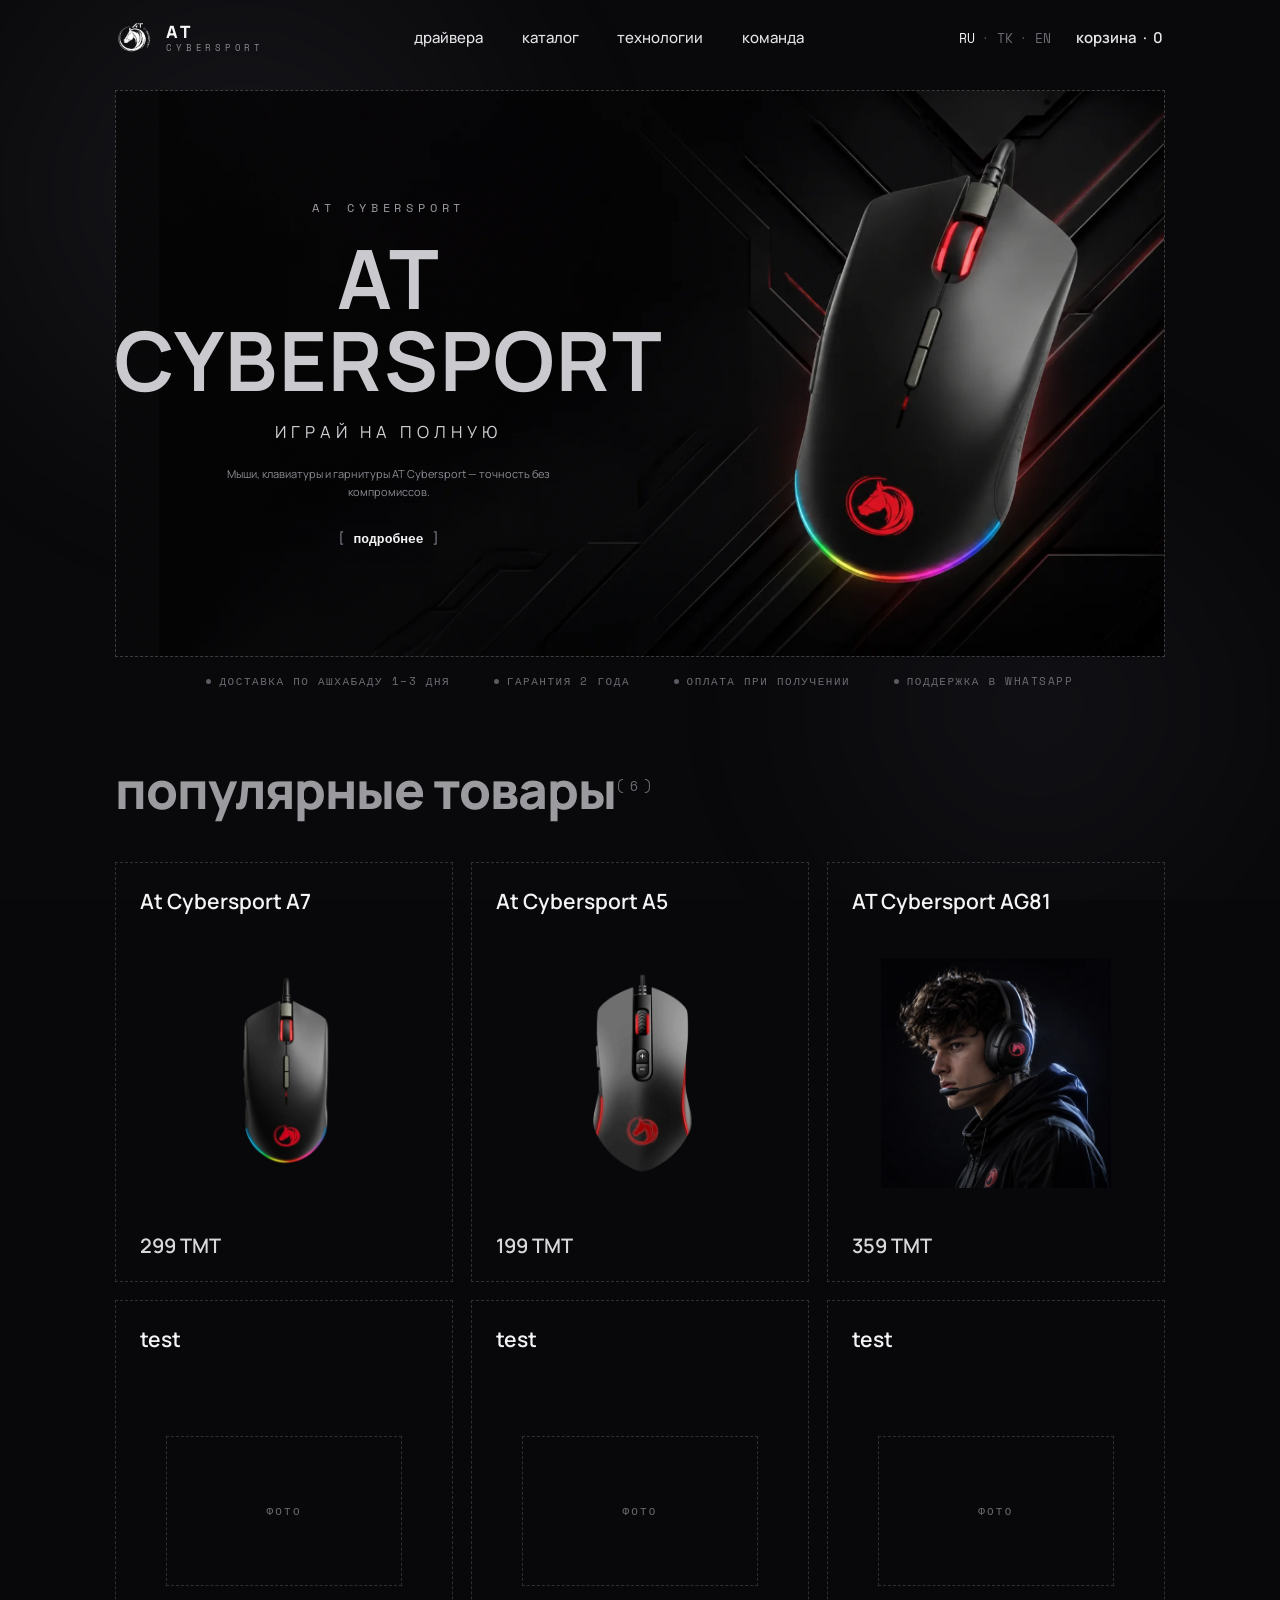
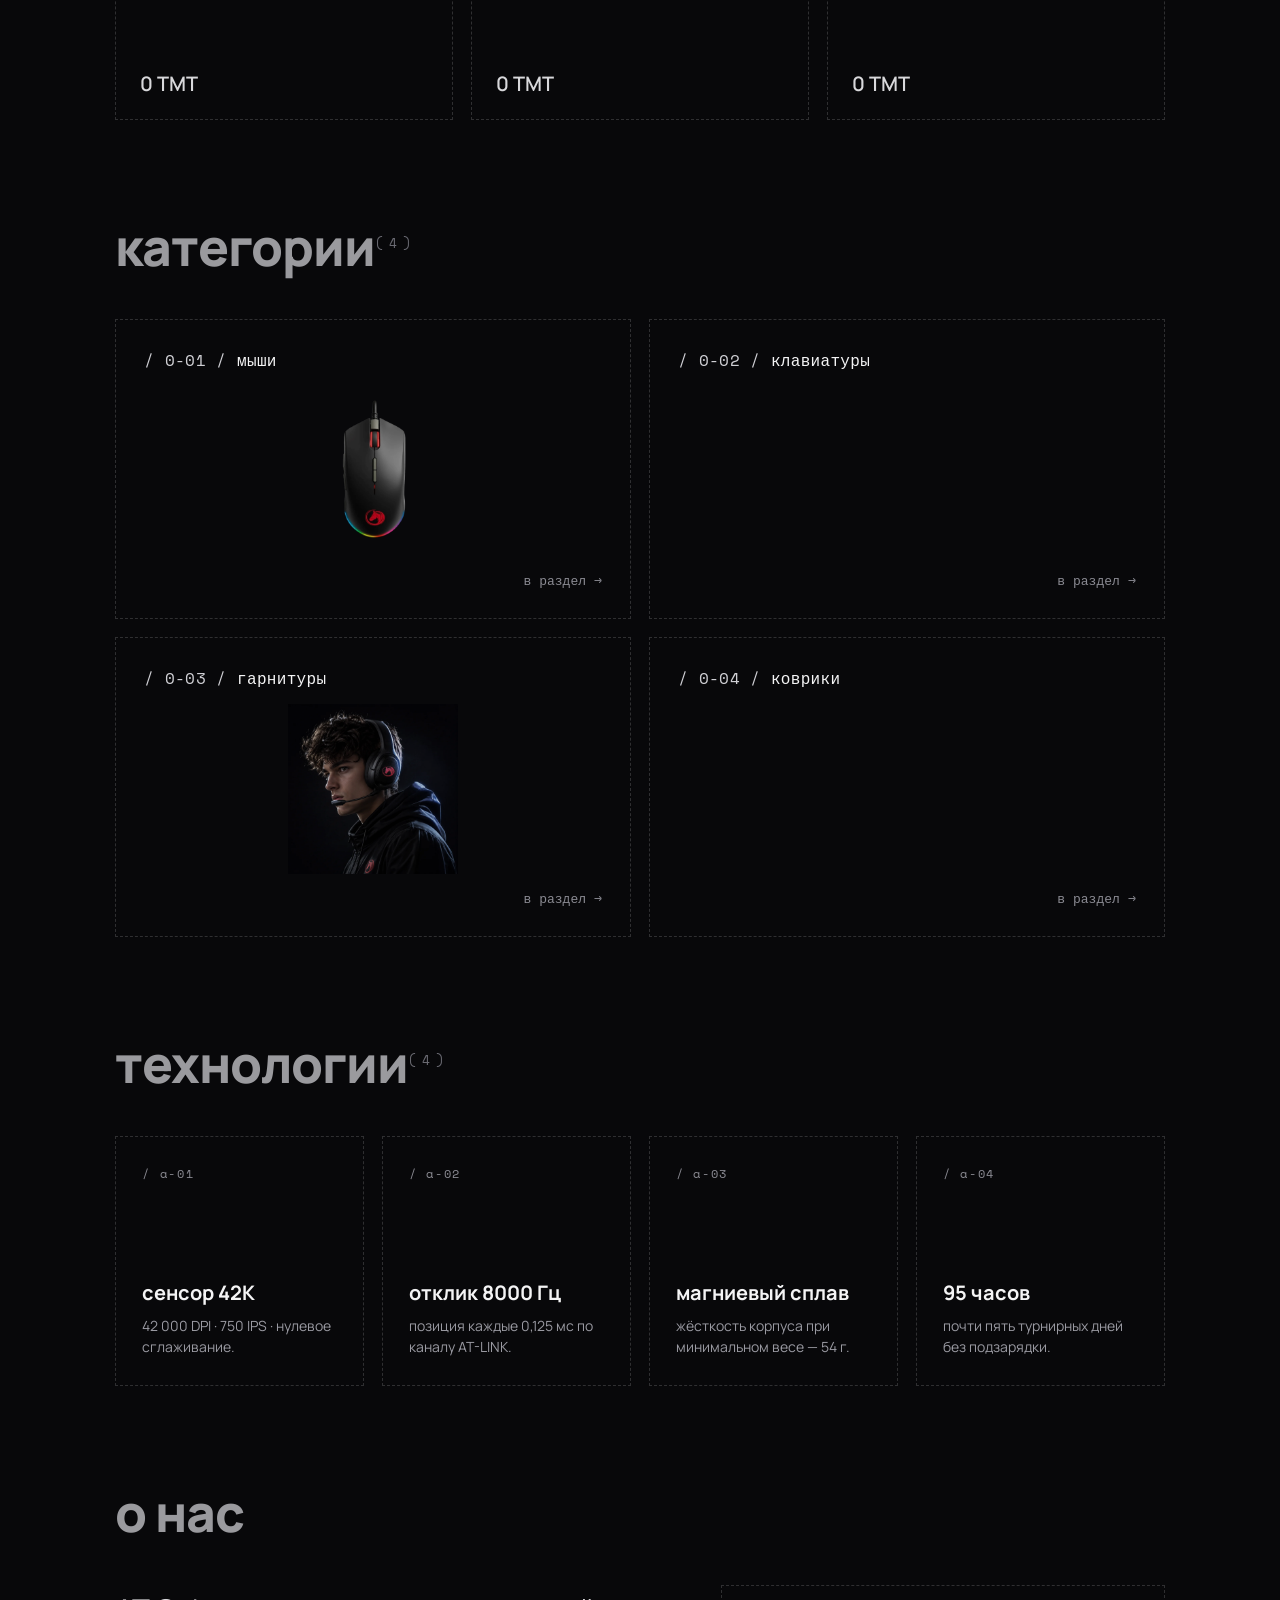
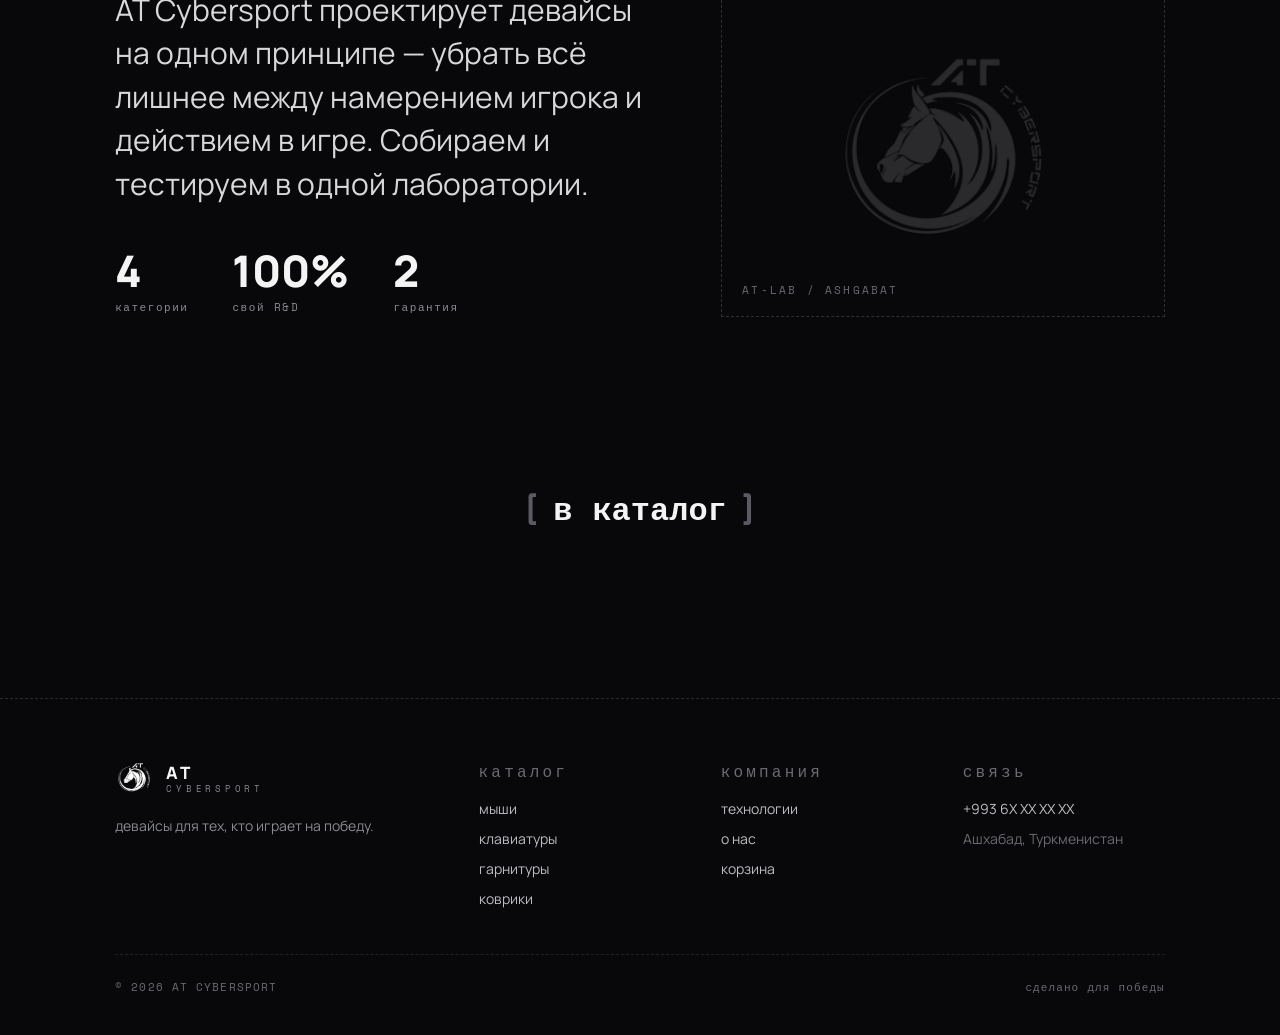
<file: index.html>
<!DOCTYPE html>
<!-- ============================================================
     ГЛАВНАЯ СТРАНИЦА (index.html)
     Структура всех страниц одинаковая:
       1) <head> — подключение шрифтов, стилей и скриптов
       2) фон (свечения + зерно)
       3) шапка .nav + мобильное меню
       4) основной контент <main>
       5) подвал <footer>
       6) <script> внизу — рисует товары/категории из данных
     Данные (товары, категории, настройки) берутся из data/catalog.json
     или из правок админа. Логика — в assets/app.js.
     ============================================================ -->
<html lang="ru">
<head>
<meta charset="utf-8">
<!-- адаптив: масштабирование под ширину телефона -->
<meta name="viewport" content="width=device-width, initial-scale=1">
<title>AT Cybersport — геймерские девайсы · Ашхабад</title>
<meta name="description" content="AT Cybersport — мыши, клавиатуры, гарнитуры и коврики для киберспорта. Ашхабад, Туркменистан.">
<!-- шрифты сайта: Manrope (текст) и Space Mono (моноширинные подписи) -->
<link rel="preconnect" href="https://fonts.googleapis.com">
<link rel="preconnect" href="https://fonts.gstatic.com" crossorigin>
<link href="https://fonts.googleapis.com/css2?family=Manrope:wght@400;500;600;700;800&family=Space+Mono:wght@400;700&display=swap" rel="stylesheet">
<link rel="icon" href="assets/logo.png"><!-- положи свой файл logo.png (латиницей!) в папку assets --><!-- иконка вкладки -->
<link rel="stylesheet" href="assets/styles.css"><!-- все стили сайта -->
<script src="assets/app.js"></script><!-- ЯДРО: данные, языки, корзина, заказы -->
<script src="assets/ui.js"></script><!-- рисование карточек товаров -->
</head>
<body>
<!-- фон: два мягких свечения (i) + плёнка «зерна» поверх всего -->
<div class="at-glows"><i></i><i></i></div>
<div class="at-grain"></div>

<!-- ШАПКА САЙТА (фиксирована сверху; при прокрутке получает класс .scrolled)
     Слева: логотип + название. По центру: ссылки. Справа: языки, корзина, бургер. -->
<nav class="nav">
  <a href="index.html" class="brand">
    <img src="assets/logo.png" alt="AT" data-brand-logo><!-- data-brand-logo: сюда JS подставит логотип из настроек -->
    <span class="bw"><b>AT</b><span>CYBERSPORT</span></span>
  </a>
  <!-- ссылки навигации (текст меняется по языку через data-i18n) -->
  <div class="nav-links">
    <a href="drivers.html" data-i18n="nav.drivers">драйвера</a>
    <a href="catalog.html" data-i18n="nav.catalog">каталог</a>
    <a href="index.html#tech" data-i18n="nav.tech">технологии</a>
    <a href="index.html#about" data-i18n="nav.about">команда</a>
  </div>
  <div class="nav-right">
    <div class="lang" data-langswitch></div><!-- переключатель языков RU/TK/EN (заполняет JS) -->
    <!-- кнопка корзины: data-open-cart открывает панель, data-cart-count — счётчик -->
    <button class="cart-btn" data-open-cart><span class="cart-label" data-i18n="nav.cart">корзина</span> · <span data-cart-count>0</span></button>
    <button class="burger" id="burger" aria-label="Меню"><i></i><i></i><i></i></button><!-- «гамбургер» на телефоне -->
  </div>
</nav>

<!-- МОБИЛЬНОЕ МЕНЮ (открывается по бургеру на телефоне; на ПК скрыто) -->
<div class="mobile-menu" id="mobileMenu">
  <a href="drivers.html" data-i18n="nav.drivers">драйвера</a>
  <a href="catalog.html" data-i18n="nav.catalog">каталог</a>
  <a href="index.html#tech" data-i18n="nav.tech">технологии</a>
  <a href="index.html#about" data-i18n="nav.about">команда</a>
  <a href="#" data-open-cart data-i18n="nav.cart">корзина</a>
  <div class="lang mm-lang" data-langswitch></div>
</div>

<main class="page">

<!-- ПЕРВЫЙ ЭКРАН (герой): баннер-ссылка на флагманский товар.
     Фото занимает всю площадь; слева по центру — текстовая композиция
     (как у LUNACY): бренд → большое название → подзаголовок → мелкий текст.
     Тексты меняются в админке: Настройки → «Баннер». -->
<header class="hero">
  <a href="product.html?id=p1" class="hero-banner">
    <!-- слой с фото на всю площадь (сюда JS вставит фото товара p1) -->
    <div class="hero-media" id="heroImg"><div class="hero-ph">ФОТО БАННЕРА</div></div>
    <!-- текстовая композиция поверх фото -->
    <div class="hero-overlay">
      <div class="hero-kicker" data-i18n="hero.kicker">AT CYBERSPORT</div>
      <div class="hero-title" id="heroTitle">PRO SERIES</div>
      <div class="hero-tagline" id="heroTagline">играй на полную</div>
      <p class="hero-desc" id="heroDesc">Мыши, клавиатуры и гарнитуры AT Cybersport — точность без компромиссов.</p>
      <span class="hero-cta"><span class="br">[</span> <span data-i18n="hero.cta">подробнее</span> <span class="br">]</span></span>
    </div>
  </a>
</header>

<!-- СТРОКА ДОВЕРИЯ: короткие обещания магазина (переводятся по языку) -->
<div class="trust-row" data-reveal>
  <span data-i18n="trust.1">доставка по Ашхабаду 1–3 дня</span>
  <span data-i18n="trust.2">гарантия 2 года</span>
  <span data-i18n="trust.3">оплата при получении</span>
  <span data-i18n="trust.4">поддержка в WhatsApp</span>
</div>

<!-- ПОПУЛЯРНЫЕ ТОВАРЫ: заголовок + пустая сетка.
     Карточки в #popularGrid добавляет скрипт внизу страницы. -->
<section class="section" id="popular">
  <div class="wrap">
    <h2 class="h-section" data-reveal><span data-i18n="sec.popular">популярные товары</span><sup id="popCount">( 6 )</sup></h2>
    <div class="prod-grid" id="popularGrid"></div><!-- сюда JS кладёт карточки -->
  </div>
</section>

<!-- КАТЕГОРИИ: аналогично, плитки категорий рисует JS в #catGrid -->
<section class="section" id="categories">
  <div class="wrap">
    <h2 class="h-section" data-reveal><span data-i18n="sec.categories">категории</span><sup id="catCount">( 4 )</sup></h2>
    <div class="cat-grid" id="catGrid"></div>
  </div>
</section>

<!-- ТЕХНОЛОГИИ: 4 статичные плитки-преимущества (текст переводится через data-i18n) -->
<section class="section" id="tech">
  <div class="wrap">
    <h2 class="h-section" data-reveal><span data-i18n="sec.tech">технологии</span><sup>( 4 )</sup></h2>
    <div class="tech-grid">
      <div class="tech-cell" data-reveal><div class="tcode">/ a-01</div><div><h3 data-i18n="tech.1t">сенсор 42K</h3><p data-i18n="tech.1d">42 000 DPI · 750 IPS · нулевое сглаживание.</p></div></div>
      <div class="tech-cell" data-reveal data-delay="80"><div class="tcode">/ a-02</div><div><h3 data-i18n="tech.2t">отклик 8000 Гц</h3><p data-i18n="tech.2d">позиция каждые 0,125 мс по каналу AT-LINK.</p></div></div>
      <div class="tech-cell" data-reveal data-delay="160"><div class="tcode">/ a-03</div><div><h3 data-i18n="tech.3t">магниевый сплав</h3><p data-i18n="tech.3d">жёсткость корпуса при минимальном весе — 54 г.</p></div></div>
      <div class="tech-cell" data-reveal data-delay="240"><div class="tcode">/ a-04</div><div><h3 data-i18n="tech.4t">95 часов</h3><p data-i18n="tech.4d">почти пять турнирных дней без подзарядки.</p></div></div>
    </div>
  </div>
</section>

<!-- О НАС: текст + метрики + визуальный блок с логотипом -->
<section class="section" id="about">
  <div class="wrap">
    <h2 class="h-section" data-reveal data-i18n="sec.about">о нас</h2>
    <div class="about-grid">
      <div data-reveal>
        <p class="about-lead" data-i18n="about.lead">AT Cybersport проектирует девайсы на одном принципе — убрать всё лишнее между намерением игрока и действием в игре. Собираем и тестируем в одной лаборатории.</p>
        <div class="about-metrics">
          <div><div class="num">4</div><div class="lab" data-i18n="about.m1">категории</div></div>
          <div><div class="num">100%</div><div class="lab" data-i18n="about.m2">свой R&D</div></div>
          <div><div class="num">2</div><div class="lab" data-i18n="about.m3">гарантия</div></div>
        </div>
      </div>
      <div class="about-visual" data-reveal data-delay="120">
        <img src="assets/logo.png" alt="AT">
        <div class="tag">AT-LAB / ASHGABAT</div>
      </div>
    </div>
  </div>
</section>

<!-- ПРИЗЫВ К ДЕЙСТВИЮ: большая ссылка в каталог (магнитная на ПК) -->
<section class="cta">
  <a href="catalog.html" data-magnetic="0.4" data-reveal><span class="br">[</span> <span data-i18n="toCatalog">в каталог</span> <span class="br">]</span></a>
</section>

</main>

<!-- ПОДВАЛ: логотип, ссылки на категории/разделы и контакты (контакты вставляет JS) -->
<footer class="footer">
  <div class="footer-grid">
    <div class="footer-col">
      <a href="index.html" class="brand" style="margin-bottom:18px">
        <img src="assets/logo.png" alt="AT" data-brand-logo>
        <span class="bw"><b>AT</b><span>CYBERSPORT</span></span>
      </a>
      <p data-i18n="foot.tagline">девайсы для тех, кто играет на победу.</p>
    </div>
    <div class="footer-col">
      <div class="ft" data-i18n="foot.catalog">каталог</div>
      <div class="links">
        <a href="catalog.html?cat=mice" data-i18n="marq.mice">мыши</a>
        <a href="catalog.html?cat=keyboards" data-i18n="marq.keyboards">клавиатуры</a>
        <a href="catalog.html?cat=headsets" data-i18n="marq.headsets">гарнитуры</a>
        <a href="catalog.html?cat=pads" data-i18n="marq.pads">коврики</a>
      </div>
    </div>
    <div class="footer-col">
      <div class="ft" data-i18n="foot.company">компания</div>
      <div class="links">
        <a href="index.html#tech" data-i18n="nav.tech">технологии</a>
        <a href="index.html#about" data-i18n="sec.about">о нас</a>
        <a href="#" data-open-cart data-i18n="nav.cart">корзина</a>
      </div>
    </div>
    <div class="footer-col">
      <div class="ft" data-i18n="foot.contact">связь</div>
      <div class="links" id="footContacts"></div><!-- телефон/WhatsApp/Telegram из настроек вставит JS -->
    </div>
  </div>
  <div class="footer-bottom">
    <span>© 2026 AT CYBERSPORT</span>
    <span data-i18n="foot.copyright">сделано для победы</span>
  </div>
</footer>

<!-- ============================================================
     СКРИПТ СТРАНИЦЫ: заполняет динамические блоки данными.
     window.AT.ready(...) ждёт, пока app.js загрузит каталог, затем:
       • подставляет логотип, • фото флагмана в герой,
       • рисует популярные товары и категории, • контакты в подвал.
     ============================================================ -->
<script>
window.AT.ready(function(){
  var AT=window.AT, S=AT.Store;
  // логотип из настроек
  var logo=AT.logoSrc();
  document.querySelectorAll('[data-brand-logo]').forEach(function(i){ i.src=logo; });
  var av=document.querySelector('.about-visual img'); if(av) av.src=logo;

  var products=S.products(), cats=S.categories(), st=S.settings();

  // фото баннера: отдельное из настроек, иначе — фото товара p1
  var flagship=products.filter(function(p){return p.id==='p1';})[0]||products[0];
  var heroSrc = st.heroImage || (flagship && AT.firstImg(flagship)) || '';
  if(heroSrc){
    document.getElementById('heroImg').innerHTML='<img src="'+AT.esc(heroSrc)+'" alt="'+AT.esc((flagship&&flagship.name)||'AT Cybersport')+'">';
  }
  // тексты баннера из настроек (правятся в админке: Настройки → Баннер)
  if(st.heroTitle!=null)   document.getElementById('heroTitle').textContent=st.heroTitle;
  if(st.heroTagline!=null) document.getElementById('heroTagline').textContent=st.heroTagline;
  var hd=document.getElementById('heroDesc');
  if(st.heroDesc!=null){ hd.textContent=st.heroDesc; }
  hd.style.display=(hd.textContent.trim()?'':'none');

  // популярные — первые 6
  var pop=products.slice(0,6);
  document.getElementById('popularGrid').innerHTML=pop.map(function(p,i){return AT.ui.popularCell(p,(i%3)*70);}).join('');
  document.getElementById('popCount').textContent='( '+pop.length+' )';

  // категории
  document.getElementById('catGrid').innerHTML=cats.map(function(c,i){
    var sample=products.filter(function(p){return p.category===c.id && AT.firstImg(p);})[0];
    return AT.ui.categoryCell(c,(i%2)*70,sample?AT.firstImg(sample):'');
  }).join('');
  document.getElementById('catCount').textContent='( '+cats.length+' )';

  AT.ui.wireCatalogAdd(document.getElementById('popularGrid'));

  // контакты в футере
  var fc=document.getElementById('footContacts'), links=[];
  if(st.telegram){ var tg=st.telegram.replace(/^@/,''); links.push('<a href="https://t.me/'+AT.esc(tg)+'" target="_blank">Telegram</a>'); }
  if(st.whatsapp){ links.push('<a href="https://wa.me/'+AT.esc(st.whatsapp.replace(/\D/g,''))+'" target="_blank">WhatsApp</a>'); }
  if(st.phone){ links.push('<a href="tel:'+AT.esc(st.phone.replace(/\s/g,''))+'">'+AT.esc(st.phone)+'</a>'); }
  links.push('<span style="color:var(--dim)">'+AT.esc(st.city)+'</span>');
  fc.innerHTML=links.join('');
});
</script>
</body>
</html>
</file>
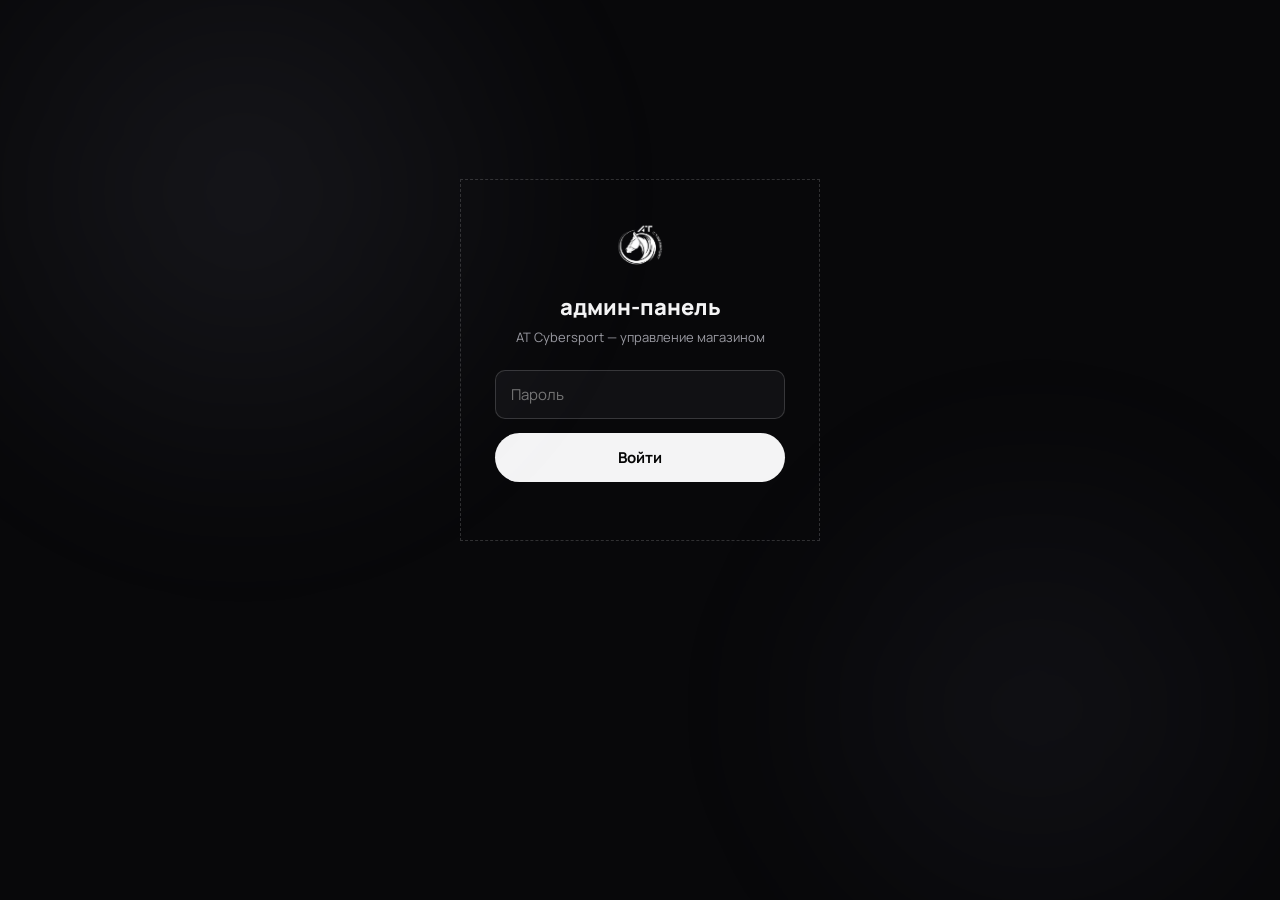
<file: admin.html>
<!DOCTYPE html>
<!-- ============================================================
     АДМИН-ПАНЕЛЬ (admin.html)
     Две части:
       • #loginScreen — экран входа по паролю;
       • #adminPanel  — сама панель с вкладками: товары, категории,
                        заказы, настройки.
     Внизу — два модальных окна-редактора: товара (#editorModal) и
     категории (#catEditorModal). Вся логика — в assets/admin.js.
     ВНИМАНИЕ по безопасности: пароль проверяется в браузере, это не
     настоящая защита. Не выкладывайте admin.html в открытый доступ
     без защиты хостинга — см. README, раздел «Безопасность».
     ============================================================ -->
<html lang="ru">
<head>
<meta charset="utf-8">
<meta name="viewport" content="width=device-width, initial-scale=1">
<title>Админ-панель — AT Cybersport</title>
<meta name="robots" content="noindex">
<link rel="preconnect" href="https://fonts.googleapis.com">
<link rel="preconnect" href="https://fonts.gstatic.com" crossorigin>
<link href="https://fonts.googleapis.com/css2?family=Manrope:wght@400;500;600;700;800&family=Space+Mono:wght@400;700&display=swap" rel="stylesheet">
<link rel="icon" href="assets/logo.png">
<link rel="stylesheet" href="assets/styles.css">
<style>
  body{background:var(--bg);}
  .a-shell{max-width:1000px;margin:0 auto;padding:0 20px 100px;}
  .a-top{display:flex;align-items:center;justify-content:space-between;padding:22px 0;border-bottom:1px solid var(--hairline-soft);position:sticky;top:0;background:rgba(8,8,10,.9);backdrop-filter:blur(14px);z-index:50;margin-bottom:8px;}
  .a-top .brand b{font-size:16px;}
  .a-top .brand span{color:var(--muted-2);}
  .a-logout{background:none;border:1px solid var(--line);color:var(--muted);padding:9px 16px;border-radius:100px;cursor:pointer;font-size:13px;}
  .a-logout:hover{border-color:var(--line-hover);color:var(--text);}

  /* login */
  .login-screen{min-height:80vh;display:flex;align-items:center;justify-content:center;}
  .login-box{width:min(360px,100%);border:1px dashed var(--line);padding:40px 34px;text-align:center;}
  .login-box img{width:52px;margin:0 auto 20px;}
  .login-box h1{font-size:22px;font-weight:800;margin:0 0 6px;text-transform:lowercase;}
  .login-box p{color:var(--muted);font-size:13px;margin:0 0 24px;}
  .login-box input{width:100%;background:#111114;border:1px solid var(--line);color:var(--text);padding:13px 15px;border-radius:10px;font-size:15px;font-family:var(--font);}
  .login-box input:focus{outline:none;border-color:var(--line-hover);}
  .login-box button{width:100%;margin-top:14px;padding:14px;border:none;border-radius:100px;background:var(--invert-bg);color:var(--invert-text);font-weight:700;cursor:pointer;font-size:15px;}
  .login-err{color:#ff6b6b;font-size:13px;margin-top:12px;display:none;}
  .login-hint{color:var(--dim);font-size:11px;margin-top:18px;font-family:var(--mono);letter-spacing:.05em;}

  /* tabs */
  .tab-nav{display:flex;gap:8px;flex-wrap:wrap;margin:18px 0 24px;}
  .tab{font-family:var(--mono);font-size:13px;letter-spacing:.06em;background:transparent;border:1px dashed var(--line);color:#cfcfd4;padding:11px 20px;border-radius:100px;cursor:pointer;transition:.2s;}
  .tab.on{background:var(--invert-bg);color:var(--invert-text);border-color:var(--invert-bg);}

  .panel-head{display:flex;align-items:center;justify-content:space-between;margin-bottom:18px;flex-wrap:wrap;gap:12px;}
  .panel-head h2{font-size:clamp(24px,4vw,34px);font-weight:800;margin:0;text-transform:lowercase;color:var(--head-muted);}
  .a-add{background:var(--invert-bg);color:var(--invert-text);border:none;padding:12px 22px;border-radius:100px;font-weight:700;cursor:pointer;font-size:14px;}

  /* rows */
  .a-row{display:flex;align-items:center;gap:16px;padding:14px 16px;border:1px dashed var(--line);margin-bottom:10px;}
  .a-thumb{width:56px;height:56px;flex-shrink:0;border:1px dashed var(--line);display:flex;align-items:center;justify-content:center;overflow:hidden;color:var(--dim);}
  .a-thumb img{max-width:88%;max-height:88%;object-fit:contain;}
  .a-info{flex:1;min-width:0;}
  .a-name{font-weight:600;font-size:16px;}
  .a-name em{font-family:var(--mono);font-size:11px;color:var(--invert-text);background:var(--invert-bg);padding:2px 7px;border-radius:5px;font-style:normal;margin-left:6px;}
  .a-sub{font-size:13px;color:var(--muted);margin-top:3px;}
  .a-sub s{color:var(--dim);}
  .a-actions{display:flex;gap:8px;flex-wrap:wrap;}
  .a-btn{background:transparent;border:1px solid var(--line);color:var(--text);padding:9px 15px;border-radius:100px;cursor:pointer;font-size:13px;font-family:var(--font);transition:.2s;}
  .a-btn:hover{border-color:var(--line-hover);}
  .a-btn.primary{background:var(--invert-bg);color:var(--invert-text);border-color:var(--invert-bg);font-weight:700;}
  .a-btn.danger:hover{border-color:#ff6b6b;color:#ff6b6b;}
  .a-empty{text-align:center;color:var(--dim);font-family:var(--mono);font-size:13px;padding:50px 0;letter-spacing:.05em;}

  /* orders */
  .a-order{border:1px dashed var(--line);padding:16px 18px;margin-bottom:10px;}
  .a-order.done{opacity:.55;}
  .a-order-head{display:flex;align-items:center;gap:8px;font-size:16px;flex-wrap:wrap;}
  .a-order-head a{color:var(--text);text-decoration:none;border-bottom:1px solid var(--line);}
  .a-order-total{margin-left:auto;font-weight:800;}
  .a-order-sub{font-family:var(--mono);font-size:11px;color:var(--dim);margin-top:5px;}
  .a-order-items{font-size:14px;color:var(--text-2);margin-top:10px;}
  .a-order-comment{font-size:13px;color:var(--muted);margin-top:8px;background:rgba(255,255,255,.04);padding:8px 12px;border-radius:8px;}
  .a-order .a-actions{margin-top:12px;}

  /* editor modal */
  .a-modal{position:fixed;inset:0;z-index:2000;display:none;align-items:flex-start;justify-content:center;padding:24px 16px;background:rgba(3,3,4,.72);backdrop-filter:blur(6px);overflow-y:auto;}
  .a-modal.open{display:flex;}
  .a-modal-box{width:min(640px,100%);background:#0b0b0d;border:1px solid var(--hairline);padding:28px;margin:auto;}
  .a-modal-box h3{margin:0 0 20px;font-size:22px;font-weight:800;text-transform:lowercase;}
  .a-field{margin-bottom:14px;}
  .a-field label{display:block;font-family:var(--mono);font-size:11px;letter-spacing:.1em;color:var(--dim);margin-bottom:7px;text-transform:uppercase;}
  .a-field input[type=text],.a-field input[type=number],.a-field select,.a-field textarea{width:100%;background:#111114;border:1px solid var(--line);color:var(--text);padding:12px 14px;border-radius:9px;font-size:15px;font-family:var(--font);}
  .a-field input:focus,.a-field select:focus,.a-field textarea:focus{outline:none;border-color:var(--line-hover);}
  .a-field input[type=checkbox]{margin-right:8px;transform:scale(1.2);}
  .a-grid2{display:grid;grid-template-columns:1fr 1fr;gap:14px;}
  .a-sep{font-family:var(--mono);font-size:11px;letter-spacing:.16em;text-transform:uppercase;color:var(--muted);margin:22px 0 10px;padding-top:16px;border-top:1px dashed var(--line);}
  .a-hint{font-size:12px;color:var(--dim);margin-bottom:12px;line-height:1.5;}
  .a-repeat{display:flex;gap:8px;margin-bottom:8px;align-items:center;}
  .a-repeat input[type=text]{flex:1;background:#111114;border:1px solid var(--line);color:var(--text);padding:10px 12px;border-radius:8px;font-size:14px;font-family:var(--font);}
  .a-repeat input[type=color]{width:44px;height:40px;border:1px solid var(--line);border-radius:8px;background:#111;cursor:pointer;flex-shrink:0;}
  .a-repeat button{width:38px;height:38px;flex-shrink:0;border:1px solid var(--line);background:none;color:var(--muted);border-radius:8px;cursor:pointer;}
  .a-repeat button:hover{border-color:#ff6b6b;color:#ff6b6b;}
  .a-images{display:flex;flex-wrap:wrap;gap:10px;margin-bottom:12px;}
  .a-img{position:relative;width:84px;height:84px;border:1px dashed var(--line);display:flex;align-items:center;justify-content:center;overflow:hidden;}
  .a-img img{max-width:88%;max-height:88%;object-fit:contain;}
  .a-img .main{position:absolute;top:3px;left:3px;font-family:var(--mono);font-size:9px;background:var(--invert-bg);color:var(--invert-text);padding:1px 5px;border-radius:4px;}
  .a-img-actions{position:absolute;bottom:3px;right:3px;display:flex;gap:3px;}
  .a-img-actions button{width:22px;height:22px;border:none;background:rgba(0,0,0,.7);color:#fff;border-radius:5px;cursor:pointer;font-size:12px;line-height:1;}
  .a-upload{display:inline-block;border:1px dashed var(--line);color:var(--text);padding:11px 18px;border-radius:100px;cursor:pointer;font-size:13px;margin-bottom:6px;transition:.2s;}
  .a-upload:hover{border-color:var(--line-hover);}
  .a-modal-foot{display:flex;gap:10px;justify-content:flex-end;margin-top:24px;padding-top:18px;border-top:1px dashed var(--line);}
  .a-btnrow{display:flex;gap:10px;flex-wrap:wrap;align-items:center;}
  .a-saved{color:var(--success);font-size:13px;opacity:0;transition:opacity .3s;}
  .a-logo-preview{width:120px;height:70px;border:1px dashed var(--line);display:flex;align-items:center;justify-content:center;margin-bottom:12px;overflow:hidden;}
  .a-logo-preview img{max-width:80%;max-height:80%;object-fit:contain;}
  .settings-form{max-width:640px;}
  @media(max-width:600px){ .a-grid2{grid-template-columns:1fr;} .a-row{flex-wrap:wrap;} }
</style>
<script src="assets/app.js"></script>
</head>
<body>
<div class="at-glows"><i></i><i></i></div>

<!-- LOGIN -->
<div id="loginScreen" class="login-screen">
  <div class="login-box">
    <img src="assets/logo.png" alt="AT">
    <h1>админ-панель</h1>
    <p>AT Cybersport — управление магазином</p>
    <input type="password" id="loginPass" placeholder="Пароль" autocomplete="current-password">
    <button id="loginBtn">Войти</button>
    <div class="login-err" id="loginErr">Неверный пароль</div>
    <div class="login-hint"></div>
  </div>
</div>

<!-- PANEL -->
<div id="adminPanel" style="display:none">
  <div class="a-top">
    <a href="index.html" class="brand"><img src="assets/logo.png" alt="AT" style="width:32px;height:32px"><span class="bw"><b>AT</b><span>ADMIN</span></span></a>
    <button class="a-logout" id="logoutBtn">Выйти</button>
  </div>
  <div class="a-shell">
    <div class="tab-nav" id="tabNav"></div>

    <!-- ТОВАРЫ -->
    <div class="tab-panel" id="panel-products">
      <div class="panel-head"><h2>товары</h2><button class="a-add" id="addProductBtn">+ Добавить товар</button></div>
      <div id="productsList"></div>
    </div>

    <!-- КАТЕГОРИИ -->
    <div class="tab-panel" id="panel-categories" style="display:none">
      <div class="panel-head"><h2>категории</h2><button class="a-add" id="addCatBtn">+ Добавить категорию</button></div>
      <div id="categoriesList"></div>
    </div>

    <!-- ДРАЙВЕРА -->
    <div class="tab-panel" id="panel-drivers" style="display:none">
      <div class="panel-head"><h2>драйвера</h2><button class="a-add" id="addDriverBtn">+ Добавить драйвер</button></div>
      <div id="driversList"></div>
    </div>

    <!-- ЗАКАЗЫ -->
    <div class="tab-panel" id="panel-orders" style="display:none">
      <div class="panel-head"><h2>заказы</h2></div>
      <div id="ordersList"></div>
    </div>

    <!-- НАСТРОЙКИ -->
    <div class="tab-panel" id="panel-settings" style="display:none">
      <div class="panel-head"><h2>настройки</h2></div>
      <div class="settings-form"></div>
    </div>
  </div>
</div>

<!-- РЕДАКТОР ТОВАРА -->
<div class="a-modal" id="editorModal">
  <div class="a-modal-box">
    <h3 id="editorTitle">Товар</h3>
    <div id="editorBody"></div>
    <div class="a-modal-foot">
      <button class="a-btn" id="editorCancel">Отмена</button>
      <button class="a-btn primary" id="editorSave">Сохранить товар</button>
    </div>
  </div>
</div>

<!-- РЕДАКТОР КАТЕГОРИИ -->
<div class="a-modal" id="catEditorModal">
  <div class="a-modal-box" style="max-width:460px">
    <h3 id="catEditorTitle">Категория</h3>
    <div id="catEditorBody"></div>
    <div class="a-modal-foot">
      <button class="a-btn" id="catCancel">Отмена</button>
      <button class="a-btn primary" id="catSave">Сохранить</button>
    </div>
  </div>
</div>

<!-- РЕДАКТОР ДРАЙВЕРА -->
<div class="a-modal" id="drvEditorModal">
  <div class="a-modal-box">
    <h3 id="drvEditorTitle">Драйвер</h3>
    <div id="drvEditorBody"></div>
    <div class="a-modal-foot">
      <button class="a-btn" id="drvCancel">Отмена</button>
      <button class="a-btn primary" id="drvSave">Сохранить драйвер</button>
    </div>
  </div>
</div>

<script src="assets/admin.js"></script>
</body>
</html>
</file>
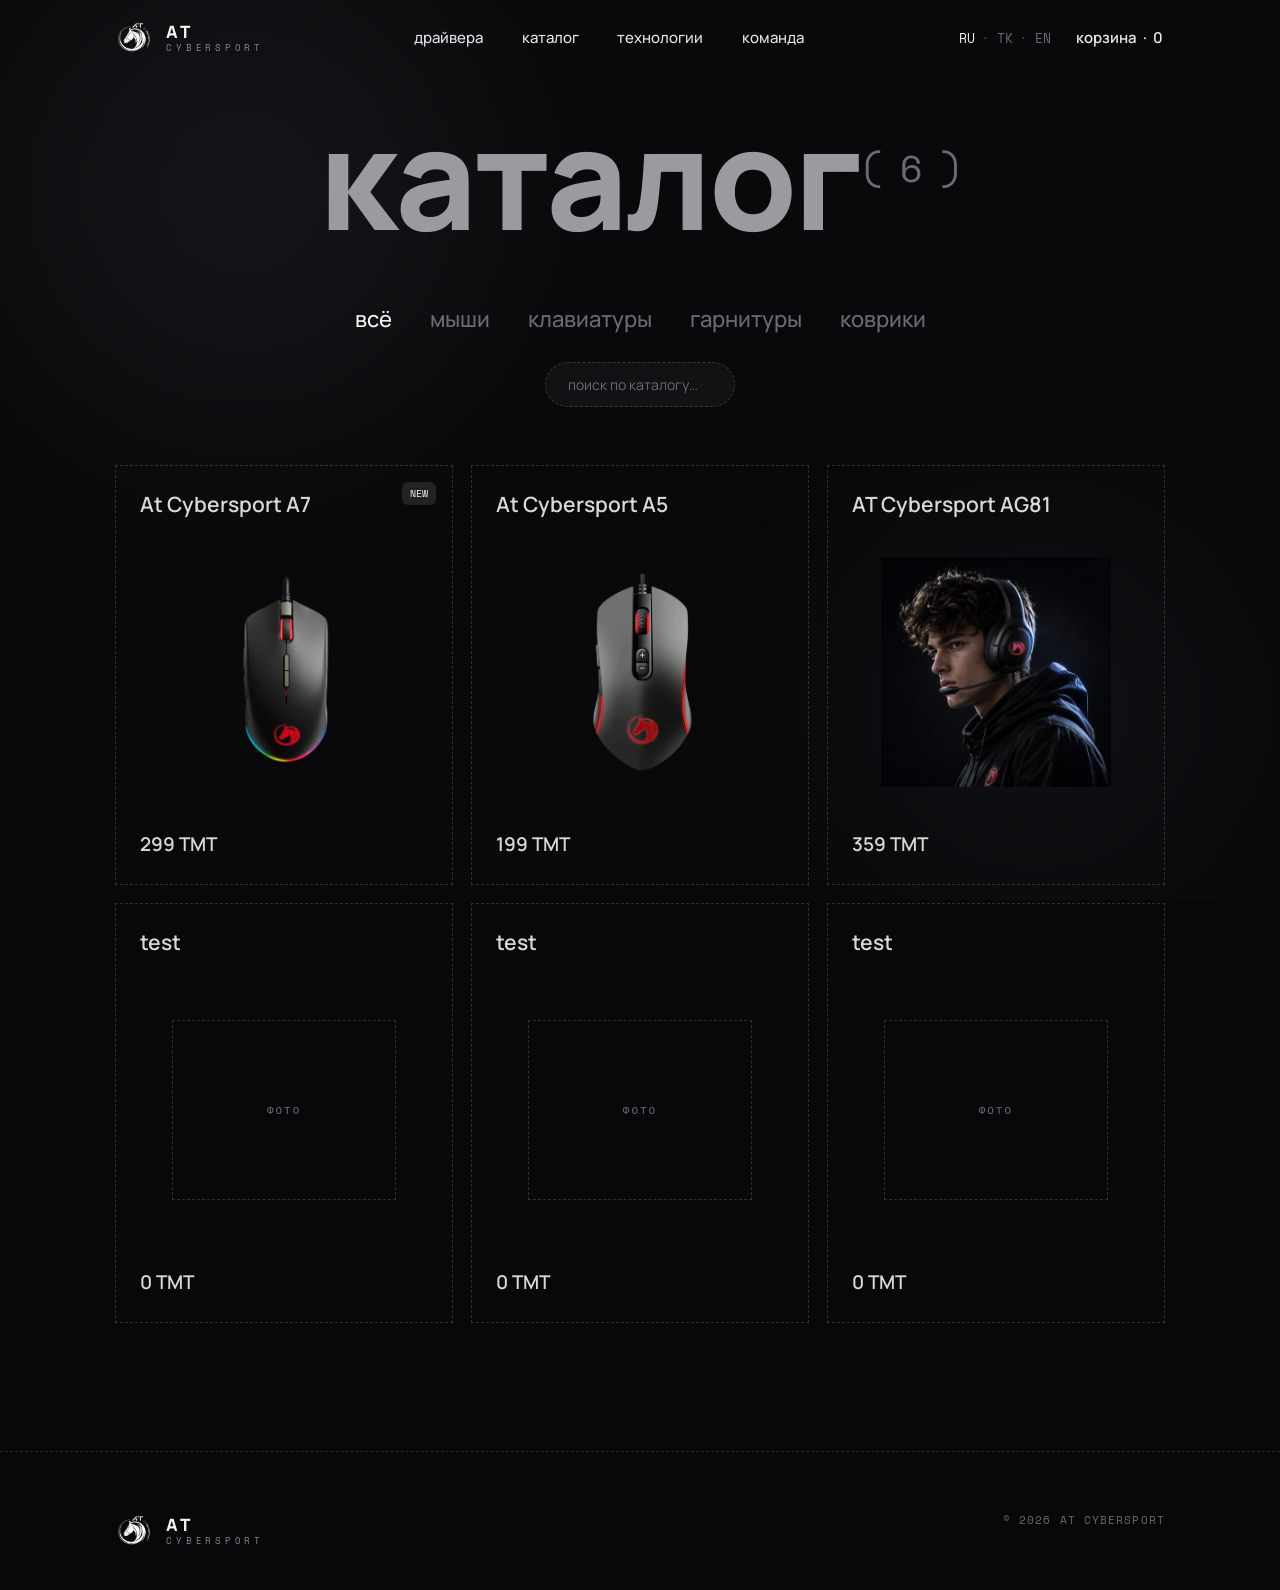
<file: catalog.html>
<!DOCTYPE html>
<!-- ============================================================
     КАТАЛОГ (catalog.html)
     Показывает все товары сеткой + фильтр по категориям (чипы сверху).
     Всё, что видно, рисует скрипт внизу из данных (app.js/catalog.json).
     Параметр ?cat=ID в адресе открывает сразу нужную категорию.
     ============================================================ -->
<html lang="ru">
<head>
<meta charset="utf-8">
<meta name="viewport" content="width=device-width, initial-scale=1">
<title>Каталог — AT Cybersport</title>
<link rel="preconnect" href="https://fonts.googleapis.com">
<link rel="preconnect" href="https://fonts.gstatic.com" crossorigin>
<link href="https://fonts.googleapis.com/css2?family=Manrope:wght@400;500;600;700;800&family=Space+Mono:wght@400;700&display=swap" rel="stylesheet">
<link rel="icon" href="assets/logo.png"><!-- положи свой файл logo.png (латиницей!) в папку assets -->
<link rel="stylesheet" href="assets/styles.css">
<script src="assets/app.js"></script>
<script src="assets/ui.js"></script>
</head>
<body>
<div class="at-glows"><i></i><i></i></div>
<div class="at-grain"></div>

<nav class="nav">
  <a href="index.html" class="brand">
    <img src="assets/logo.png" alt="AT" data-brand-logo>
    <span class="bw"><b>AT</b><span>CYBERSPORT</span></span>
  </a>
  <div class="nav-links">
    <a href="drivers.html" data-i18n="nav.drivers">драйвера</a>
    <a href="catalog.html" data-i18n="nav.catalog">каталог</a>
    <a href="index.html#tech" data-i18n="nav.tech">технологии</a>
    <a href="index.html#about" data-i18n="nav.about">команда</a>
  </div>
  <div class="nav-right">
    <div class="lang" data-langswitch></div>
    <button class="cart-btn" data-open-cart><span class="cart-label" data-i18n="nav.cart">корзина</span> · <span data-cart-count>0</span></button>
    <button class="burger" id="burger" aria-label="Меню"><i></i><i></i><i></i></button>
  </div>
</nav>
<div class="mobile-menu" id="mobileMenu">
  <a href="drivers.html" data-i18n="nav.drivers">драйвера</a>
  <a href="catalog.html" data-i18n="nav.catalog">каталог</a>
  <a href="index.html#tech" data-i18n="nav.tech">технологии</a>
  <a href="index.html#about" data-i18n="nav.about">команда</a>
  <a href="#" data-open-cart data-i18n="nav.cart">корзина</a>
  <div class="lang mm-lang" data-langswitch></div>
</div>

<main class="page">
<header class="cat-header">
  <div class="wrap-in">
    <!-- огромный заголовок по центру со счётчиком товаров (как у LUNACY) -->
    <h1 data-reveal><span data-i18n="catalog.title">каталог</span><sup id="posSup">( 0 )</sup></h1>
  </div>
</header>

<!-- панель фильтров: чипы категорий + строка поиска -->
<div class="filters">
  <div class="row" id="filterRow"></div>
  <div class="cat-search"><input id="catSearch" type="search" data-i18n-ph="search.ph" placeholder="поиск по каталогу…"></div>
</div>

<!-- основная область: сетка товаров (#catalogGrid) + сообщение о пустой категории -->
<div class="catalog-main">
  <div class="catalog-grid" id="catalogGrid"></div><!-- карточки товаров вставляет JS -->
  <div class="empty" id="emptyState" style="display:none" data-i18n="empty">в этой категории пока пусто</div>
</div>
</main>

<footer class="footer">
  <div class="footer-grid" style="grid-template-columns:1fr auto">
    <a href="index.html" class="brand">
      <img src="assets/logo.png" alt="AT" data-brand-logo>
      <span class="bw"><b>AT</b><span>CYBERSPORT</span></span>
    </a>
    <span style="font-family:var(--mono);font-size:11px;letter-spacing:.1em;color:var(--dim)">© 2026 AT CYBERSPORT</span>
  </div>
</footer>

<script>
window.AT.ready(function(){
  var AT=window.AT, S=AT.Store;
  document.querySelectorAll('[data-brand-logo]').forEach(function(i){ i.src=AT.logoSrc(); });

  var products=S.products(), cats=S.categories();
  var params=new URLSearchParams(location.search);
  var active=params.get('cat')||'all';

  // счётчик товаров в заголовке
  document.getElementById('posSup').textContent='( '+products.length+' )';

  // чипы фильтра
  var row=document.getElementById('filterRow');
  var chips=[{id:'all',label:AT.t('filter.all')}].concat(cats.map(function(c){return{id:c.id,label:AT.catName(c)};}));
  row.innerHTML=chips.map(function(c){
    return '<button class="chip'+(c.id===active?' on':'')+'" data-filter="'+AT.esc(c.id)+'">'+AT.esc(c.label)+'</button>';
  }).join('');

  // сетка
  var grid=document.getElementById('catalogGrid');
  grid.innerHTML=products.map(function(p){return AT.ui.catalogCard(p);}).join('');
  AT.ui.wireCatalogAdd(grid);
  // стаггер: каждая карточка появляется чуть позже соседней (по столбцам)
  grid.querySelectorAll('.card').forEach(function(card,i){ card.setAttribute('data-delay',(i%3)*70); });

  var empty=document.getElementById('emptyState');
  var search=document.getElementById('catSearch');
  // фильтр = выбранная категория + строка поиска (по названию товара)
  function apply(f,animate){
    var q=(search.value||'').trim().toLowerCase();
    var shown=0;
    grid.querySelectorAll('.card').forEach(function(card){
      var byCat=(f==='all'||card.getAttribute('data-cat')===f);
      var name=(card.querySelector('.cname')||{}).textContent||'';
      var byName=!q || name.toLowerCase().indexOf(q)>=0;
      var on=byCat&&byName;
      card.style.display=on?'':'none';
      if(on){ shown++;
        if(animate){ card.style.opacity='0'; card.style.transform='translateY(16px)'; requestAnimationFrame(function(){ card.classList.add('in'); card.style.opacity=''; card.style.transform=''; }); }
      }
    });
    empty.style.display=shown?'none':'block';
  }
  search.addEventListener('input',function(){ apply(active,false); });
  row.querySelectorAll('[data-filter]').forEach(function(chip){
    chip.onclick=function(){
      row.querySelectorAll('.chip').forEach(function(c){c.classList.remove('on');});
      chip.classList.add('on');
      active=chip.getAttribute("data-filter");
      apply(active,true);
      history.replaceState(null,'', active==='all'?'catalog.html':'catalog.html?cat='+active);
    };
  });
  apply(active,false);
});
</script>
</body>
</html>
</file>
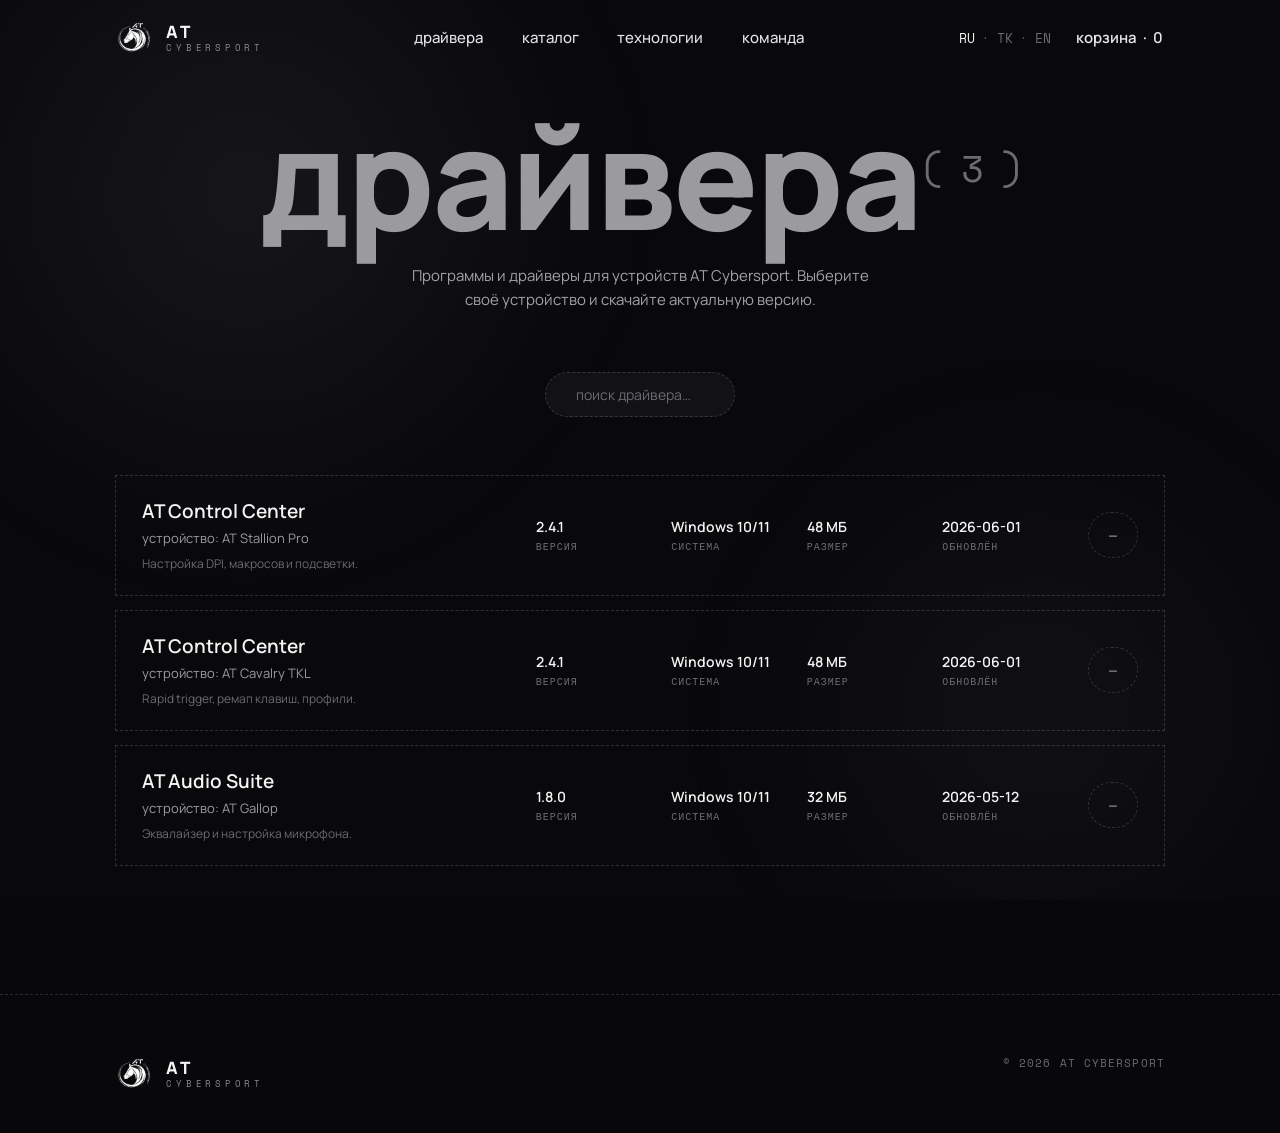
<file: drivers.html>
<!DOCTYPE html>
<!-- ============================================================
     ДРАЙВЕРА (drivers.html)
     Список драйверов/ПО для устройств. Управляется в админке
     (вкладка «Драйвера»). Скрипт внизу рисует таблицу из данных.
     ============================================================ -->
<html lang="ru">
<head>
<meta charset="utf-8">
<meta name="viewport" content="width=device-width, initial-scale=1">
<title>Драйвера — AT Cybersport</title>
<link rel="preconnect" href="https://fonts.googleapis.com">
<link rel="preconnect" href="https://fonts.gstatic.com" crossorigin>
<link href="https://fonts.googleapis.com/css2?family=Manrope:wght@400;500;600;700;800&family=Space+Mono:wght@400;700&display=swap" rel="stylesheet">
<link rel="icon" href="assets/logo.png">
<link rel="stylesheet" href="assets/styles.css">
<script src="assets/app.js"></script>
<script src="assets/ui.js"></script>
</head>
<body>
<div class="at-glows"><i></i><i></i></div>
<div class="at-grain"></div>

<nav class="nav">
  <a href="index.html" class="brand">
    <img src="assets/logo.png" alt="AT" data-brand-logo>
    <span class="bw"><b>AT</b><span>CYBERSPORT</span></span>
  </a>
  <div class="nav-links">
    <a href="drivers.html" data-i18n="nav.drivers">драйвера</a>
    <a href="catalog.html" data-i18n="nav.catalog">каталог</a>
    <a href="index.html#tech" data-i18n="nav.tech">технологии</a>
    <a href="index.html#about" data-i18n="nav.about">команда</a>
  </div>
  <div class="nav-right">
    <div class="lang" data-langswitch></div>
    <button class="cart-btn" data-open-cart><span class="cart-label" data-i18n="nav.cart">корзина</span> · <span data-cart-count>0</span></button>
    <button class="burger" id="burger" aria-label="Меню"><i></i><i></i><i></i></button>
  </div>
</nav>
<div class="mobile-menu" id="mobileMenu">
  <a href="drivers.html" data-i18n="nav.drivers">драйвера</a>
  <a href="catalog.html" data-i18n="nav.catalog">каталог</a>
  <a href="index.html#tech" data-i18n="nav.tech">технологии</a>
  <a href="index.html#about" data-i18n="nav.about">команда</a>
  <a href="#" data-open-cart data-i18n="nav.cart">корзина</a>
  <div class="lang mm-lang" data-langswitch></div>
</div>

<main class="page">
<header class="cat-header">
  <div class="wrap-in">
    <h1 data-reveal><span data-i18n="drv.title">драйвера</span><sup id="drvCount">( 0 )</sup></h1>
    <p data-reveal data-i18n="drv.desc">Программы и драйверы для устройств AT Cybersport.</p>
  </div>
</header>

<div class="filters">
  <div class="cat-search"><input id="drvSearch" type="search" data-i18n-ph="drv.search" placeholder="поиск драйвера…"></div>
</div>

<div class="catalog-main">
  <div class="drivers-wrap wrap" id="driversWrap"></div>
  <div class="empty" id="drvEmpty" style="display:none" data-i18n="drv.empty">драйверов пока нет</div>
</div>
</main>

<footer class="footer">
  <div class="footer-grid" style="grid-template-columns:1fr auto">
    <a href="index.html" class="brand">
      <img src="assets/logo.png" alt="AT" data-brand-logo>
      <span class="bw"><b>AT</b><span>CYBERSPORT</span></span>
    </a>
    <span style="font-family:var(--mono);font-size:11px;letter-spacing:.1em;color:var(--dim)">© 2026 AT CYBERSPORT</span>
  </div>
</footer>

<script>
window.AT.ready(function(){
  var AT=window.AT, S=AT.Store, esc=AT.esc, t=AT.t;
  document.querySelectorAll('[data-brand-logo]').forEach(function(i){ i.src=AT.logoSrc(); });

  var drivers=S.drivers();
  document.getElementById('drvCount').textContent='( '+drivers.length+' )';
  var wrap=document.getElementById('driversWrap');
  var empty=document.getElementById('drvEmpty');

  function fileHref(d){ return d.url || d.file || ''; }
  function cardHTML(d){
    var href=fileHref(d);
    var dl = href
      ? '<a class="drv-dl" href="'+esc(href)+'"'+(d.file&&d.fileName?(' download="'+esc(d.fileName)+'"'):' target="_blank" rel="noopener"')+'>'+t('drv.download')+' ↓</a>'
      : '<span class="drv-dl off">—</span>';
    return '<div class="drv-card" data-reveal data-name="'+esc((d.name+' '+d.device).toLowerCase())+'">'+
      '<div class="drv-main">'+
        '<div class="drv-name">'+esc(d.name)+'</div>'+
        '<div class="drv-device">'+t('drv.device')+': '+esc(d.device||'—')+'</div>'+
        (d.note?'<div class="drv-note">'+esc(d.note)+'</div>':'')+
      '</div>'+
      '<div class="drv-meta">'+
        '<span><b>'+esc(d.version||'—')+'</b>'+t('drv.version')+'</span>'+
        '<span><b>'+esc(d.os||'—')+'</b>'+t('drv.os')+'</span>'+
        '<span><b>'+esc(d.size||'—')+'</b>'+t('drv.size')+'</span>'+
        '<span><b>'+esc(d.updated||'—')+'</b>'+t('drv.updated')+'</span>'+
      '</div>'+
      dl+
    '</div>';
  }
  wrap.innerHTML=drivers.map(cardHTML).join('');
  empty.style.display=drivers.length?'none':'block';

  var search=document.getElementById('drvSearch');
  search.addEventListener('input',function(){
    var q=(search.value||'').trim().toLowerCase(), shown=0;
    wrap.querySelectorAll('.drv-card').forEach(function(c){
      var on=!q||c.getAttribute('data-name').indexOf(q)>=0;
      c.style.display=on?'':'none'; if(on) shown++;
    });
    empty.style.display=shown?'none':'block';
  });
});
</script>
</body>
</html>
</file>
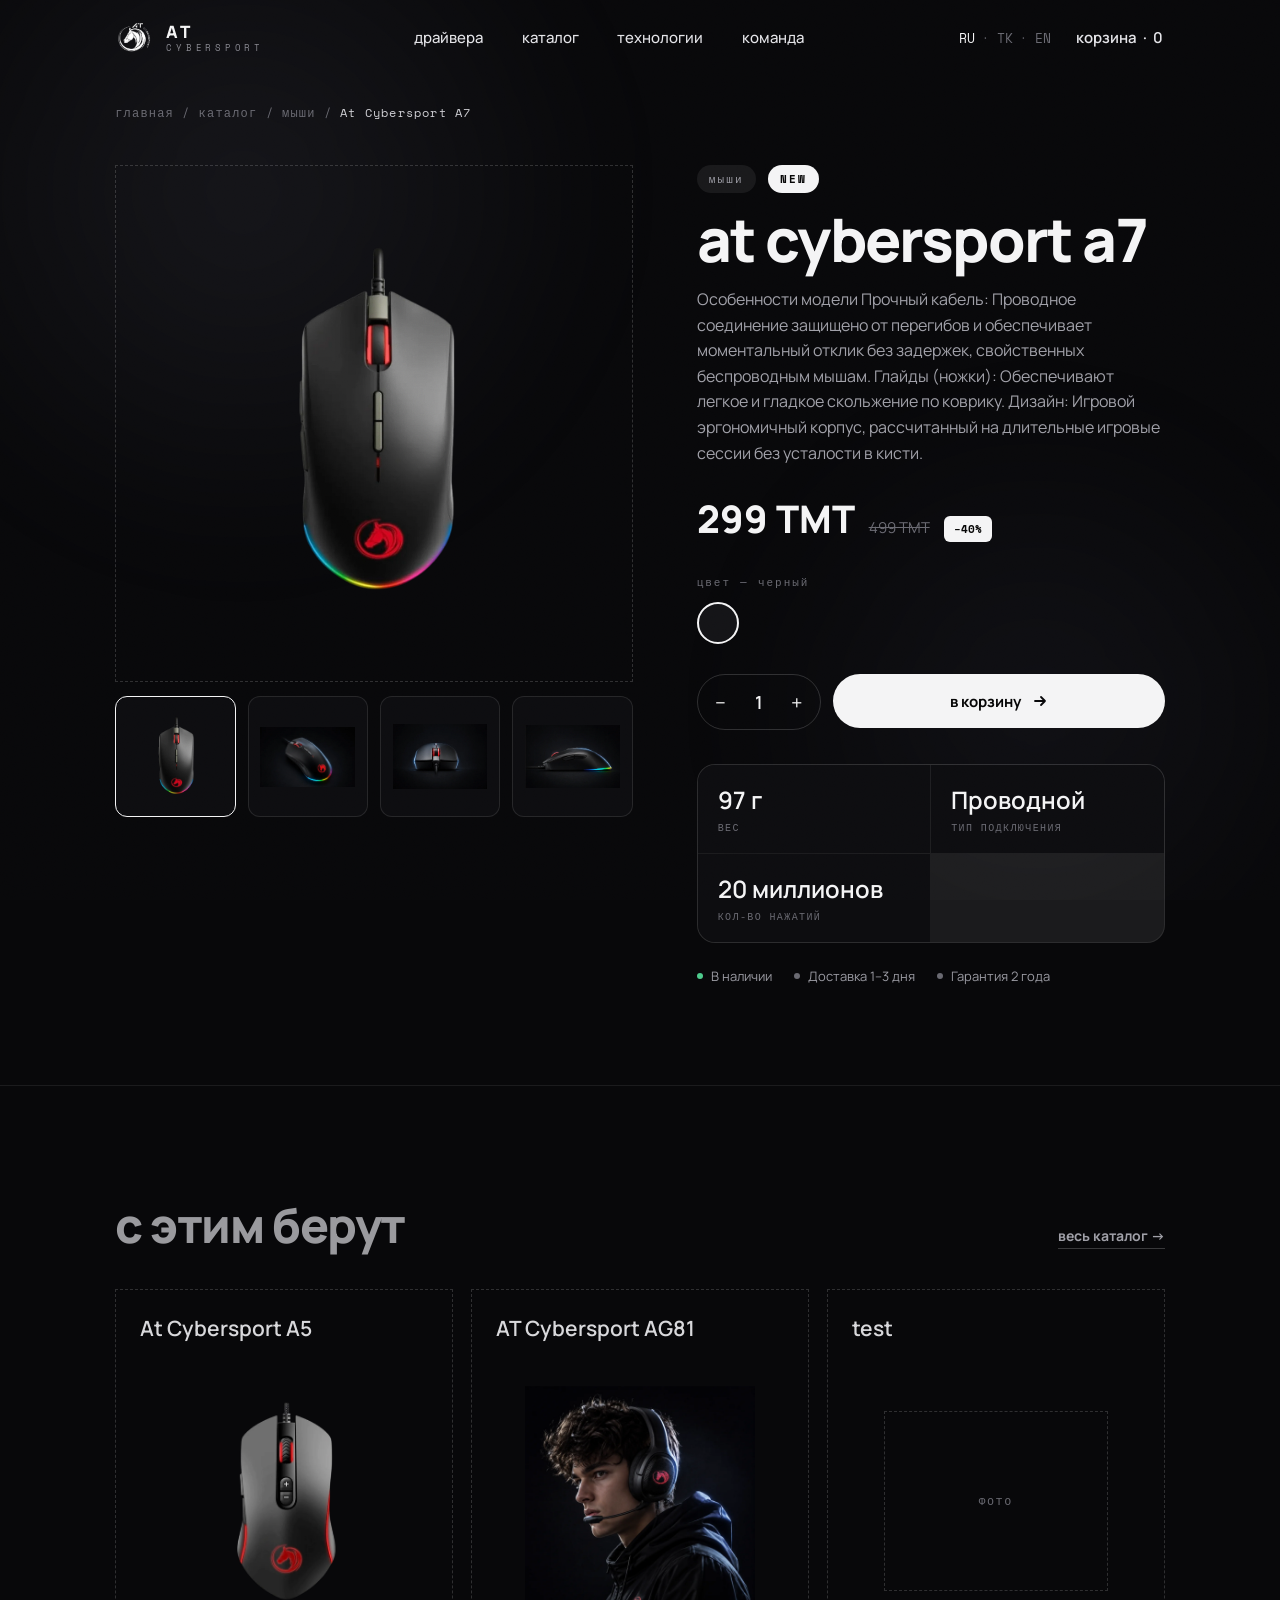
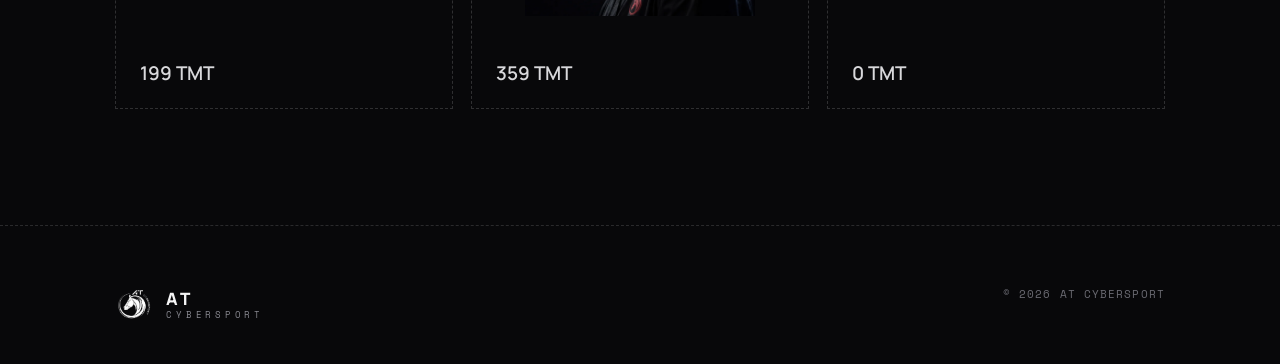
<file: product.html>
<!DOCTYPE html>
<!-- ============================================================
     КАРТОЧКА ТОВАРА (product.html)
     Открывается по адресу product.html?id=НОМЕР_ТОВАРА.
     Скрипт внизу читает id из адреса, находит товар в данных и
     полностью собирает страницу внутри <main id="productRoot">:
     галерею фото, цену/скидку, цвета, количество, кнопку «в корзину»,
     таблицу характеристик, комплектацию и блок «с этим берут».
     ============================================================ -->
<html lang="ru">
<head>
<meta charset="utf-8">
<meta name="viewport" content="width=device-width, initial-scale=1">
<title>Товар — AT Cybersport</title>
<link rel="preconnect" href="https://fonts.googleapis.com">
<link rel="preconnect" href="https://fonts.gstatic.com" crossorigin>
<link href="https://fonts.googleapis.com/css2?family=Manrope:wght@400;500;600;700;800&family=Space+Mono:wght@400;700&display=swap" rel="stylesheet">
<link rel="icon" href="assets/logo.png"><!-- положи свой файл logo.png (латиницей!) в папку assets -->
<link rel="stylesheet" href="assets/styles.css">
<script src="assets/app.js"></script>
<script src="assets/ui.js"></script>
</head>
<body>
<div class="at-glows"><i></i><i></i></div>
<div class="at-grain"></div>

<nav class="nav">
  <a href="index.html" class="brand">
    <img src="assets/logo.png" alt="AT" data-brand-logo>
    <span class="bw"><b>AT</b><span>CYBERSPORT</span></span>
  </a>
  <div class="nav-links">
    <a href="drivers.html" data-i18n="nav.drivers">драйвера</a>
    <a href="catalog.html" data-i18n="nav.catalog">каталог</a>
    <a href="index.html#tech" data-i18n="nav.tech">технологии</a>
    <a href="index.html#about" data-i18n="nav.about">команда</a>
  </div>
  <div class="nav-right">
    <div class="lang" data-langswitch></div>
    <button class="cart-btn" data-open-cart><span class="cart-label" data-i18n="nav.cart">корзина</span> · <span data-cart-count>0</span></button>
    <button class="burger" id="burger" aria-label="Меню"><i></i><i></i><i></i></button>
  </div>
</nav>
<div class="mobile-menu" id="mobileMenu">
  <a href="drivers.html" data-i18n="nav.drivers">драйвера</a>
  <a href="catalog.html" data-i18n="nav.catalog">каталог</a>
  <a href="index.html#tech" data-i18n="nav.tech">технологии</a>
  <a href="index.html#about" data-i18n="nav.about">команда</a>
  <a href="#" data-open-cart data-i18n="nav.cart">корзина</a>
  <div class="lang mm-lang" data-langswitch></div>
</div>

<!-- контейнер, который целиком заполняет скрипт данными товара -->
<main class="page" id="productRoot"><!-- содержимое строится в JS ниже --></main>

<footer class="footer">
  <div class="footer-grid" style="grid-template-columns:1fr auto">
    <a href="index.html" class="brand">
      <img src="assets/logo.png" alt="AT" data-brand-logo>
      <span class="bw"><b>AT</b><span>CYBERSPORT</span></span>
    </a>
    <span style="font-family:var(--mono);font-size:11px;letter-spacing:.1em;color:var(--dim)">© 2026 AT CYBERSPORT</span>
  </div>
</footer>

<script>
window.AT.ready(function(){
  var AT=window.AT, S=AT.Store, esc=AT.esc, money=AT.money, t=AT.t;
  document.querySelectorAll('[data-brand-logo]').forEach(function(i){ i.src=AT.logoSrc(); });

  var params=new URLSearchParams(location.search);
  var id=params.get('id');
  var products=S.products();
  var p=products.filter(function(x){return x.id===id;})[0]||products[0];
  var cat=AT.catById(p.category);
  var root=document.getElementById('productRoot');

  var imgs=(p.images&&p.images.length)?p.images:[];
  function mainImgHTML(src){ return src?'<img src="'+esc(src)+'" alt="'+esc(p.name)+'">':'<div class="ph">ГЛАВНОЕ ФОТО</div>'; }

  var thumbsHTML='';
  for(var i=0;i<4;i++){
    var src=imgs[i]||'';
    thumbsHTML+='<div class="t'+(i===0?' on':'')+'" data-thumb="'+i+'">'+(src?'<img src="'+esc(src)+'" alt="">':'')+'</div>';
  }

  var badges='';
  if(cat) badges+='<span class="p-tag">'+esc(AT.catName(cat))+'</span>';
  if(p.badge) badges+='<span class="p-tag solid">'+esc(p.badge)+'</span>';

  var priceRow='<span class="p-price">'+money(p.price)+'</span>';
  if(p.oldPrice&&p.oldPrice>p.price){
    var off=Math.round((1-p.price/p.oldPrice)*100);
    priceRow+='<span class="p-old">'+money(p.oldPrice)+'</span><span class="p-off">−'+off+'%</span>';
  }

  var swatches=(p.colors||[]).map(function(c,i){
    return '<button class="swatch'+(i===0?' on':'')+'" data-color="'+esc(c.name)+'" style="background:'+esc(c.hex)+'" aria-label="'+esc(c.name)+'"></button>';
  }).join('');
  var colorBlock=(p.colors&&p.colors.length)?
    '<div class="p-block"><div class="lab">'+t('p.color')+' — <span id="colorLabel">'+esc(p.colors[0].name)+'</span></div><div class="swatches">'+swatches+'</div></div>':'';

  var quick=(p.quick||[]).slice(0,4).map(function(q){
    return '<div><div class="qv">'+esc(q[0])+'</div><div class="ql">'+esc(q[1])+'</div></div>';
  }).join('');
  var quickBlock=quick?'<div class="quick-specs">'+quick+'</div>':'';

  var specsRows=(p.specs||[]).map(function(s){
    return '<div class="r"><span class="k">'+esc(s[0])+'</span><span class="v">'+esc(s[1])+'</span></div>';
  }).join('');
  var inBox=(p.inBox||[]).map(function(x,i){
    var n=('0'+(i+1)).slice(-2);
    return '<span><span class="n">'+n+'</span> '+esc(x)+'</span>';
  }).join('');

  var related=products.filter(function(x){return x.id!==p.id;}).slice(0,3);
  var relatedHTML=related.map(function(r){return AT.ui.relatedCard(r);}).join('');

  var statusHTML=
    '<span><span class="dot '+(p.inStock?'ok':'')+'"></span>'+(p.inStock?t('p.instock'):t('p.outstock'))+'</span>'+
    '<span><span class="dot"></span>'+t('p.delivery')+'</span>'+
    '<span><span class="dot"></span>'+t('p.warranty')+'</span>';

  root.innerHTML=
  '<div class="crumb"><a href="index.html">'+t('crumb.home')+'</a> / <a href="catalog.html">'+t('nav.catalog')+'</a>'+(cat?' / <a href="catalog.html?cat='+esc(cat.id)+'">'+esc(AT.catName(cat))+'</a>':'')+' / <span class="cur">'+esc(p.name)+'</span></div>'+
  '<section class="product">'+
    '<div class="gallery" data-reveal>'+
      '<div class="main" id="mainImg">'+mainImgHTML(imgs[0]||'')+(p.ref?'<span class="ref">REF. '+esc(p.ref)+'</span>':'')+'</div>'+
      '<div class="thumbs" id="thumbs">'+thumbsHTML+'</div>'+
    '</div>'+
    '<div>'+
      '<div class="p-tags" data-reveal>'+badges+'</div>'+
      '<h1 class="p-title" data-reveal>'+esc(p.name)+'</h1>'+
      '<p class="p-desc" data-reveal>'+esc(p.description||'')+'</p>'+
      '<div class="p-price-row" data-reveal>'+priceRow+'</div>'+
      colorBlock+
      '<div class="buy-row" data-reveal>'+
        '<div class="stepper"><button id="qMinus">−</button><span class="v" id="qVal">1</span><button id="qPlus">+</button></div>'+
        '<button class="add-cart" id="addCart"><span id="addText">'+t('addCart')+'</span>'+
          '<svg width="16" height="16" viewBox="0 0 16 16" fill="none"><path d="M3 8h10M9 4l4 4-4 4" stroke="#08080a" stroke-width="1.8" stroke-linecap="round" stroke-linejoin="round"/></svg></button>'+
      '</div>'+
      quickBlock+
      '<div class="p-status" data-reveal>'+statusHTML+'</div>'+
    '</div>'+
  '</section>'+
  (specsRows?(
  '<section class="specs-section">'+
    '<div class="specs-grid">'+
      '<div>'+
        '<div class="eyebrow" data-reveal>'+t('p.specs')+'</div>'+
        '<h2 class="specs-h" data-reveal style="margin-top:18px">'+t('p.fullspec')+'</h2>'+
        '<div class="specs-list">'+specsRows+'</div>'+
      '</div>'+
      (inBox?('<div class="inbox" data-reveal><div class="lab">'+t('p.inbox')+'</div><div class="list">'+inBox+'</div></div>'):'')+
    '</div>'+
  '</section>'):'')+
  (relatedHTML?(
  '<section class="related">'+
    '<div class="wrap-in">'+
      '<div class="head" data-reveal><h2>'+t('p.related')+'</h2><a href="catalog.html">'+t('p.allcatalog')+'</a></div>'+
      '<div class="rel-grid">'+relatedHTML+'</div>'+
    '</div>'+
  '</section>'):'');

  document.title=p.name+' — AT Cybersport';

  // thumbnails
  var chosenColor=(p.colors&&p.colors[0]&&p.colors[0].name)||'';
  document.querySelectorAll('#thumbs .t').forEach(function(tb){
    tb.onclick=function(){
      var idx=+tb.getAttribute('data-thumb'); var src=imgs[idx];
      if(!src) return;
      document.querySelectorAll('#thumbs .t').forEach(function(x){x.classList.remove('on');});
      tb.classList.add('on');
      document.getElementById('mainImg').innerHTML=mainImgHTML(src)+(p.ref?'<span class="ref">REF. '+esc(p.ref)+'</span>':'');
    };
  });
  // colors
  document.querySelectorAll('.swatch').forEach(function(sw){
    sw.onclick=function(){
      document.querySelectorAll('.swatch').forEach(function(x){x.classList.remove('on');});
      sw.classList.add('on'); chosenColor=sw.getAttribute('data-color');
      var lbl=document.getElementById('colorLabel'); if(lbl) lbl.textContent=chosenColor;
    };
  });
  // qty
  var qty=1;
  document.getElementById('qMinus').onclick=function(){ qty=Math.max(1,qty-1); document.getElementById('qVal').textContent=qty; };
  document.getElementById('qPlus').onclick=function(){ qty++; document.getElementById('qVal').textContent=qty; };
  // add to cart
  var addBtn=document.getElementById('addCart'), addText=document.getElementById('addText');
  addBtn.onclick=function(){
    AT.addToCart(p,qty,chosenColor);
    addText.textContent=t('added')+' · '+qty; addBtn.style.background='var(--success)';
    setTimeout(function(){ addText.textContent=t('addCart'); addBtn.style.background=''; },1500);
  };

  AT.ui.wireCatalogAdd(root);
});
</script>
</body>
</html>
</file>
<file: assets/styles.css>
/* ============================================================
   AT CYBERSPORT — core styles (design version A)
   Токены и приёмы взяты из дизайн-референса (README).
   ============================================================ */

:root{
  --bg:#08080a;
  --bg-black:#050505;
  --bg-section:#0a0a0c;
  --panel:#0d0d10;
  --text:#f4f4f5;
  --text-2:#a0a0a8;
  --muted:#9a9aa2;
  --muted-2:#8a8a92;
  --dim:#6a6a72;
  --dim-2:#5a5a62;
  --head-muted:#9a9a9e;
  --invert-bg:#f4f4f5;
  --invert-text:#050505;
  --success:#4ecb8d;
  --line:rgba(255,255,255,.16);
  --line-hover:rgba(255,255,255,.55);
  --hairline:rgba(255,255,255,.1);
  --hairline-soft:rgba(255,255,255,.08);
  --ease:cubic-bezier(.16,.84,.3,1);
  --maxw:1360px;
  --maxw-in:1280px;
  --pad-x:clamp(20px,9vw,140px);
  --font:'Manrope',system-ui,-apple-system,sans-serif;
  --mono:'Space Mono',ui-monospace,monospace;
}

*{box-sizing:border-box;}
html{scroll-behavior:smooth;}
body{
  margin:0;
  background:var(--bg);
  color:var(--text);
  font-family:var(--font);
  -webkit-font-smoothing:antialiased;
  overflow-x:hidden;
  min-height:100vh;
}
::selection{background:#fff;color:var(--bg);}
a{color:inherit;}
img{display:block;}
button{font-family:inherit;}
:focus-visible{outline:2px solid var(--text);outline-offset:2px;}

/* ---- атмосфера: дрейфующие свечения + зерно ---- */
@keyframes atDrift1{0%,100%{transform:translate(0,0) scale(1);}50%{transform:translate(6vw,4vw) scale(1.12);}}
@keyframes atDrift2{0%,100%{transform:translate(0,0) scale(1);}50%{transform:translate(-5vw,-3vw) scale(1.1);}}
.at-glows{position:fixed;inset:0;z-index:0;pointer-events:none;overflow:hidden;}
.at-glows i{position:absolute;border-radius:50%;filter:blur(50px);display:block;}
.at-glows i:nth-child(1){width:70vw;height:70vw;left:-16vw;top:-20vw;background:radial-gradient(circle,rgba(150,150,175,.10),transparent 60%);animation:atDrift1 28s ease-in-out infinite;}
.at-glows i:nth-child(2){width:58vw;height:58vw;right:-10vw;bottom:-14vw;background:radial-gradient(circle,rgba(95,95,120,.10),transparent 60%);animation:atDrift2 34s ease-in-out infinite;}
.at-grain{position:fixed;inset:0;z-index:9999;pointer-events:none;opacity:.04;mix-blend-mode:overlay;background-image:url('data:image/svg+xml;utf8,<svg xmlns=%22http://www.w3.org/2000/svg%22 width=%22140%22 height=%22140%22><filter id=%22n%22><feTurbulence type=%22fractalNoise%22 baseFrequency=%220.9%22 numOctaves=%222%22/></filter><rect width=%22100%25%22 height=%22100%25%22 filter=%22url(%23n)%22/></svg>');}

.page{position:relative;z-index:1;}

/* ============================== NAV ============================== */
.nav{
  position:fixed;top:0;left:0;right:0;z-index:1000;
  display:flex;align-items:center;justify-content:space-between;gap:24px;
  height:76px;padding:0 var(--pad-x);
  border-bottom:1px solid rgba(255,255,255,0);
  transition:background .4s var(--ease),backdrop-filter .4s var(--ease),border-color .4s var(--ease);
}
.nav.scrolled{background:rgba(5,5,5,.78);backdrop-filter:blur(20px) saturate(1.2);-webkit-backdrop-filter:blur(20px) saturate(1.2);border-bottom-color:var(--hairline);}
.brand{display:flex;align-items:center;gap:13px;text-decoration:none;color:var(--text);}
.brand img{width:38px;height:38px;object-fit:contain;}
.brand .bw{display:flex;flex-direction:column;line-height:1;}
.brand .bw b{font-weight:800;font-size:17px;letter-spacing:.16em;}
.brand .bw span{font-family:var(--mono);font-size:9px;letter-spacing:.42em;color:var(--muted-2);margin-top:3px;}
.nav-links{display:flex;align-items:center;gap:clamp(20px,3vw,40px);}
.nav-links a{font-size:15px;font-weight:500;text-decoration:none;color:#e4e4e8;transition:color .25s var(--ease);}
.nav-links a:hover{color:var(--text);}
.nav-right{display:flex;align-items:center;gap:18px;}

/* язык */
.lang{display:flex;gap:2px;align-items:center;font-family:var(--mono);font-size:11px;letter-spacing:.08em;}
.lang button{background:none;border:none;color:var(--dim);cursor:pointer;padding:4px 5px;text-transform:uppercase;transition:color .2s;}
.lang button.on{color:var(--text);}
.lang span{color:var(--dim-2);}

/* корзина-кнопка */
.cart-btn{display:inline-flex;align-items:center;gap:6px;font-size:15px;font-weight:600;text-decoration:none;color:#e4e4e8;background:none;padding:6px 2px;border:none;cursor:pointer;transition:color .25s var(--ease);}
.cart-btn:hover{color:#fff;}

/* бургер */
.burger{display:none;background:none;border:none;cursor:pointer;width:40px;height:40px;position:relative;}
.burger i{position:absolute;left:9px;right:9px;height:1.6px;background:var(--text);transition:.3s var(--ease);}
.burger i:nth-child(1){top:14px;}
.burger i:nth-child(2){top:20px;}
.burger i:nth-child(3){top:26px;}
.burger.open i:nth-child(1){top:20px;transform:rotate(45deg);}
.burger.open i:nth-child(2){opacity:0;}
.burger.open i:nth-child(3){top:20px;transform:rotate(-45deg);}

/* мобильное меню */
.mobile-menu{position:fixed;inset:0;z-index:999;background:rgba(6,6,8,.97);backdrop-filter:blur(20px);display:flex;flex-direction:column;justify-content:center;gap:8px;padding:0 var(--pad-x);transform:translateY(-100%);transition:transform .45s var(--ease);}
.mobile-menu.open{transform:translateY(0);}
.mobile-menu a{font-size:clamp(28px,8vw,44px);font-weight:800;letter-spacing:-.02em;text-decoration:none;color:var(--head-muted);text-transform:lowercase;padding:8px 0;transition:color .25s;}
.mobile-menu a:hover{color:var(--text);}
.mobile-menu .mm-lang{margin-top:26px;}

/* ============================== BUTTONS ============================== */
.btn{display:inline-flex;align-items:center;justify-content:center;gap:10px;font-family:var(--mono);font-size:14px;letter-spacing:.04em;text-decoration:none;cursor:pointer;border:none;transition:transform .35s var(--ease),background .3s,border-color .3s;}
.btn-solid{color:var(--invert-text);background:var(--invert-bg);padding:16px 28px;}
.btn-solid:hover{transform:translateY(-2px);}
.btn-ghost{color:var(--text);background:transparent;padding:16px 28px;border:1px solid rgba(255,255,255,.18);}
.btn-ghost:hover{border-color:var(--line-hover);}
.btn-pill{border-radius:100px;}

/* ============================== SECTION HEAD ============================== */
.wrap{max-width:var(--maxw);margin:0 auto;}
.wrap-in{max-width:var(--maxw-in);margin:0 auto;}
.section{position:relative;padding:clamp(56px,8vw,104px) var(--pad-x) 0;}
.section#popular{padding-top:clamp(44px,6vw,76px);}
.h-section{font-weight:800;font-size:clamp(28px,4vw,54px);line-height:.95;letter-spacing:-.02em;margin:0 0 clamp(30px,4vw,48px);text-transform:lowercase;color:var(--head-muted);}
.h-section sup{font-family:var(--mono);font-size:.26em;font-weight:400;color:var(--dim);top:-1.8em;}
.eyebrow{font-family:var(--mono);font-size:12px;letter-spacing:.3em;color:var(--dim);}

/* reveal */
[data-reveal]{opacity:0;transform:translateY(30px);transition:opacity .9s var(--ease),transform 1s var(--ease);}
[data-reveal].in{opacity:1;transform:none;}

/* ============================== HERO (главная) ============================== */
.hero{position:relative;padding:90px var(--pad-x) 0;}
/* Баннер: ниже по высоте и с полями по бокам (как в референсе) */
.hero-banner{position:relative;display:block;width:100%;max-width:var(--maxw);height:clamp(380px,63vh,650px);margin:0 auto;border:1px dashed rgba(255,255,255,.2);overflow:hidden;text-decoration:none;color:var(--text);transition:border-color .4s var(--ease);background:#0a0a0c;}
.hero-banner:hover{border-color:var(--line-hover);}
/* слой с фото — на всю площадь баннера */
.hero-media{position:absolute;inset:0;z-index:1;}
.hero-media img{width:100%;height:100%;object-fit:contain;object-position:right center;display:block;transition:transform 1.2s var(--ease);}
.hero-banner:hover .hero-media img{transform:scale(1.03);}
.hero-ph{position:absolute;inset:0;display:flex;align-items:center;justify-content:center;font-family:var(--mono);font-size:12px;letter-spacing:.2em;color:var(--dim);background:repeating-linear-gradient(45deg,#0c0c0e,#0c0c0e 22px,#0a0a0c 22px,#0a0a0c 44px);}
/* текстовая композиция слева по центру (как у LUNACY) */
.hero-overlay{position:absolute;top:0;bottom:0;left:0;width:min(52%,640px);z-index:2;display:flex;flex-direction:column;justify-content:center;align-items:center;text-align:center;padding:clamp(20px,4vw,52px);pointer-events:none;background:linear-gradient(90deg,rgba(5,5,6,.55),rgba(5,5,6,.25) 62%,transparent);}
.hero-overlay>*{pointer-events:auto;}
.hero-kicker{font-family:var(--mono);font-size:12px;letter-spacing:.4em;color:var(--muted);}
.hero-title{font-weight:700;font-size:clamp(40px,6.4vw,104px);line-height:1;letter-spacing:.02em;color:#c9c9ce;margin:clamp(12px,2vw,22px) 0 clamp(10px,1.6vw,18px);text-transform:uppercase;}
.hero-tagline{font-size:clamp(12px,1.3vw,17px);letter-spacing:.3em;color:#cfcfd4;text-transform:uppercase;}
.hero-desc{max-width:380px;margin:clamp(14px,2vw,22px) auto 0;font-size:11px;line-height:1.7;color:#8a8a92;}
.hero-cta{display:inline-flex;align-items:center;gap:8px;margin-top:clamp(16px,2.2vw,26px);font-family:var(--mono);font-size:13px;font-weight:700;color:var(--text);transition:transform .35s var(--ease);}
.hero-cta .br{color:var(--dim-2);}
.hero-banner:hover .hero-cta{transform:translateX(6px);}

/* ============================== PRODUCT GRID (главная) ============================== */
.prod-grid{display:grid;grid-template-columns:repeat(3,1fr);gap:18px;}
.prod-cell{position:relative;text-decoration:none;color:var(--text);border:1px dashed var(--line);padding:24px 24px 22px;min-height:420px;display:flex;flex-direction:column;transition:border-color .35s var(--ease);}
.prod-cell:hover{border-color:var(--line-hover);}
.prod-cell .pname{font-weight:600;font-size:21px;}
.prod-cell .pimg{flex:1;position:relative;display:flex;align-items:center;justify-content:center;margin:22px 0;min-height:210px;}
.prod-cell .pimg img{max-width:86%;max-height:230px;object-fit:contain;}
.prod-cell .pimg .ph{width:82%;height:150px;border:1px dashed var(--line);display:flex;align-items:center;justify-content:center;font-family:var(--mono);font-size:11px;letter-spacing:.2em;color:var(--dim);}
.prod-cell .pfoot{display:flex;align-items:center;justify-content:space-between;}
.prod-cell .price{font-weight:600;font-size:20px;color:#d8d8db;}
.prod-cell .more{font-family:var(--mono);font-size:12px;color:var(--muted-2);opacity:0;transition:opacity .3s var(--ease);}
.prod-cell:hover .more{opacity:1;}

/* ============================== CATEGORIES ============================== */
.cat-grid{display:grid;grid-template-columns:1fr 1fr;gap:18px;}
.cat-cell{position:relative;text-decoration:none;color:var(--text);border:1px dashed var(--line);padding:28px;min-height:300px;display:flex;flex-direction:column;transition:border-color .35s var(--ease);overflow:hidden;}
.cat-cell:hover{border-color:var(--line-hover);}
.cat-cell .code{font-family:var(--mono);font-size:16px;letter-spacing:.02em;color:#cfcfd4;}
.cat-cell .code b{color:var(--text);font-weight:400;}
.cat-cell .cimg{flex:1;display:flex;align-items:center;justify-content:center;}
.cat-cell .cimg img{max-width:80%;max-height:170px;object-fit:contain;opacity:.85;}
.cat-cell .arrow{align-self:flex-end;font-family:var(--mono);font-size:13px;color:var(--muted-2);transition:transform .35s var(--ease),color .35s var(--ease);}
.cat-cell:hover .arrow{transform:translateX(6px);color:var(--text);}

/* ============================== TECH ============================== */
.tech-grid{display:grid;grid-template-columns:repeat(4,1fr);gap:18px;}
.tech-cell{border:1px dashed var(--line);padding:28px 26px;min-height:250px;display:flex;flex-direction:column;justify-content:space-between;transition:border-color .35s var(--ease);}
.tech-cell:hover{border-color:var(--line-hover);}
.tech-cell .tcode{font-family:var(--mono);font-size:12px;letter-spacing:.14em;color:var(--muted-2);}
.tech-cell h3{font-weight:700;font-size:20px;margin:0 0 9px;}
.tech-cell p{font-size:14px;line-height:1.5;color:var(--muted);margin:0;}

/* ============================== ABOUT ============================== */
.about-grid{display:grid;grid-template-columns:1.1fr .9fr;gap:clamp(30px,5vw,64px);align-items:center;}
.about-lead{font-size:clamp(20px,2.4vw,30px);line-height:1.45;color:#d8d8db;margin:0;}
.about-metrics{display:flex;gap:44px;margin-top:44px;flex-wrap:wrap;}
.about-metrics .num{font-weight:800;font-size:clamp(30px,3.4vw,44px);line-height:1;}
.about-metrics .lab{font-family:var(--mono);font-size:11px;letter-spacing:.14em;color:var(--muted-2);margin-top:6px;}
.about-visual{position:relative;border:1px dashed var(--line);aspect-ratio:4/3;display:flex;align-items:center;justify-content:center;overflow:hidden;}
.about-visual img{width:54%;opacity:.14;}
.about-visual .tag{position:absolute;bottom:18px;left:20px;font-family:var(--mono);font-size:11px;letter-spacing:.2em;color:var(--dim);}

/* ============================== CTA ============================== */
.cta{position:relative;padding:clamp(90px,13vw,180px) var(--pad-x);text-align:center;}
.cta a{display:inline-flex;align-items:center;gap:12px;font-family:var(--mono);font-size:clamp(18px,3vw,32px);font-weight:700;text-decoration:none;color:var(--text);}
.cta .br{color:var(--dim-2);}

/* ============================== FOOTER ============================== */
.footer{border-top:1px dashed rgba(255,255,255,.14);padding:60px var(--pad-x) 40px;position:relative;z-index:1;}
.footer-grid{max-width:var(--maxw);margin:0 auto;display:grid;grid-template-columns:1.6fr 1fr 1fr 1fr;gap:40px;}
.footer-grid p{font-size:14px;line-height:1.6;color:var(--muted-2);max-width:260px;margin:0;}
.footer-col .ft{font-family:var(--mono);font-size:1/* ============================================================
   AT CYBERSPORT — core styles (design version A)
   Токены и приёмы взяты из дизайн-референса (README).
   ============================================================ */

:root{
  --bg:#08080a;
  --bg-black:#050505;
  --bg-section:#0a0a0c;
  --panel:#0d0d10;
  --text:#f4f4f5;
  --text-2:#a0a0a8;
  --muted:#9a9aa2;
  --muted-2:#8a8a92;
  --dim:#6a6a72;
  --dim-2:#5a5a62;
  --head-muted:#9a9a9e;
  --invert-bg:#f4f4f5;
  --invert-text:#050505;
  --success:#4ecb8d;
  --line:rgba(255,255,255,.16);
  --line-hover:rgba(255,255,255,.55);
  --hairline:rgba(255,255,255,.1);
  --hairline-soft:rgba(255,255,255,.08);
  --ease:cubic-bezier(.16,.84,.3,1);
  --maxw:1360px;
  --maxw-in:1280px;
  --pad-x:clamp(20px,9vw,140px);
  --font:'Manrope',system-ui,-apple-system,sans-serif;
  --mono:'Space Mono',ui-monospace,monospace;
}

*{box-sizing:border-box;}
html{scroll-behavior:smooth;}
body{
  margin:0;
  background:var(--bg);
  color:var(--text);
  font-family:var(--font);
  -webkit-font-smoothing:antialiased;
  overflow-x:hidden;
  min-height:100vh;
}
::selection{background:#fff;color:var(--bg);}
a{color:inherit;}
img{display:block;}
button{font-family:inherit;}
:focus-visible{outline:2px solid var(--text);outline-offset:2px;}

/* ---- атмосфера: дрейфующие свечения + зерно ---- */
@keyframes atDrift1{0%,100%{transform:translate(0,0) scale(1);}50%{transform:translate(6vw,4vw) scale(1.12);}}
@keyframes atDrift2{0%,100%{transform:translate(0,0) scale(1);}50%{transform:translate(-5vw,-3vw) scale(1.1);}}
.at-glows{position:fixed;inset:0;z-index:0;pointer-events:none;overflow:hidden;}
.at-glows i{position:absolute;border-radius:50%;filter:blur(50px);display:block;}
.at-glows i:nth-child(1){width:70vw;height:70vw;left:-16vw;top:-20vw;background:radial-gradient(circle,rgba(150,150,175,.10),transparent 60%);animation:atDrift1 28s ease-in-out infinite;}
.at-glows i:nth-child(2){width:58vw;height:58vw;right:-10vw;bottom:-14vw;background:radial-gradient(circle,rgba(95,95,120,.10),transparent 60%);animation:atDrift2 34s ease-in-out infinite;}
.at-grain{position:fixed;inset:0;z-index:9999;pointer-events:none;opacity:.04;mix-blend-mode:overlay;background-image:url('data:image/svg+xml;utf8,<svg xmlns=%22http://www.w3.org/2000/svg%22 width=%22140%22 height=%22140%22><filter id=%22n%22><feTurbulence type=%22fractalNoise%22 baseFrequency=%220.9%22 numOctaves=%222%22/></filter><rect width=%22100%25%22 height=%22100%25%22 filter=%22url(%23n)%22/></svg>');}

.page{position:relative;z-index:1;}

/* ============================== NAV ============================== */
.nav{
  position:fixed;top:0;left:0;right:0;z-index:1000;
  display:flex;align-items:center;justify-content:space-between;gap:24px;
  height:76px;padding:0 var(--pad-x);
  border-bottom:1px solid rgba(255,255,255,0);
  transition:background .4s var(--ease),backdrop-filter .4s var(--ease),border-color .4s var(--ease);
}
.nav.scrolled{background:rgba(5,5,5,.78);backdrop-filter:blur(20px) saturate(1.2);-webkit-backdrop-filter:blur(20px) saturate(1.2);border-bottom-color:var(--hairline);}
.brand{display:flex;align-items:center;gap:13px;text-decoration:none;color:var(--text);}
.brand img{width:38px;height:38px;object-fit:contain;}
.brand .bw{display:flex;flex-direction:column;line-height:1;}
.brand .bw b{font-weight:800;font-size:17px;letter-spacing:.16em;}
.brand .bw span{font-family:var(--mono);font-size:9px;letter-spacing:.42em;color:var(--muted-2);margin-top:3px;}
.nav-links{display:flex;align-items:center;gap:clamp(20px,3vw,40px);}
.nav-links a{font-size:15px;font-weight:500;text-decoration:none;color:#e4e4e8;transition:color .25s var(--ease);}
.nav-links a:hover{color:var(--text);}
.nav-right{display:flex;align-items:center;gap:18px;}

/* язык */
.lang{display:flex;gap:2px;align-items:center;font-family:var(--mono);font-size:11px;letter-spacing:.08em;}
.lang button{background:none;border:none;color:var(--dim);cursor:pointer;padding:4px 5px;text-transform:uppercase;transition:color .2s;}
.lang button.on{color:var(--text);}
.lang span{color:var(--dim-2);}

/* корзина-кнопка */
.cart-btn{display:inline-flex;align-items:center;gap:6px;font-size:15px;font-weight:600;text-decoration:none;color:#e4e4e8;background:none;padding:6px 2px;border:none;cursor:pointer;transition:color .25s var(--ease);}
.cart-btn:hover{color:#fff;}

/* бургер */
.burger{display:none;background:none;border:none;cursor:pointer;width:40px;height:40px;position:relative;}
.burger i{position:absolute;left:9px;right:9px;height:1.6px;background:var(--text);transition:.3s var(--ease);}
.burger i:nth-child(1){top:14px;}
.burger i:nth-child(2){top:20px;}
.burger i:nth-child(3){top:26px;}
.burger.open i:nth-child(1){top:20px;transform:rotate(45deg);}
.burger.open i:nth-child(2){opacity:0;}
.burger.open i:nth-child(3){top:20px;transform:rotate(-45deg);}

/* мобильное меню */
.mobile-menu{position:fixed;inset:0;z-index:999;background:rgba(6,6,8,.97);backdrop-filter:blur(20px);display:flex;flex-direction:column;justify-content:center;gap:8px;padding:0 var(--pad-x);transform:translateY(-100%);transition:transform .45s var(--ease);}
.mobile-menu.open{transform:translateY(0);}
.mobile-menu a{font-size:clamp(28px,8vw,44px);font-weight:800;letter-spacing:-.02em;text-decoration:none;color:var(--head-muted);text-transform:lowercase;padding:8px 0;transition:color .25s;}
.mobile-menu a:hover{color:var(--text);}
.mobile-menu .mm-lang{margin-top:26px;}

/* ============================== BUTTONS ============================== */
.btn{display:inline-flex;align-items:center;justify-content:center;gap:10px;font-family:var(--mono);font-size:14px;letter-spacing:.04em;text-decoration:none;cursor:pointer;border:none;transition:transform .35s var(--ease),background .3s,border-color .3s;}
.btn-solid{color:var(--invert-text);background:var(--invert-bg);padding:16px 28px;}
.btn-solid:hover{transform:translateY(-2px);}
.btn-ghost{color:var(--text);background:transparent;padding:16px 28px;border:1px solid rgba(255,255,255,.18);}
.btn-ghost:hover{border-color:var(--line-hover);}
.btn-pill{border-radius:100px;}

/* ============================== SECTION HEAD ============================== */
.wrap{max-width:var(--maxw);margin:0 auto;}
.wrap-in{max-width:var(--maxw-in);margin:0 auto;}
.section{position:relative;padding:clamp(56px,8vw,104px) var(--pad-x) 0;}
.section#popular{padding-top:clamp(44px,6vw,76px);}
.h-section{font-weight:800;font-size:clamp(28px,4vw,54px);line-height:.95;letter-spacing:-.02em;margin:0 0 clamp(30px,4vw,48px);text-transform:lowercase;color:var(--head-muted);}
.h-section sup{font-family:var(--mono);font-size:.26em;font-weight:400;color:var(--dim);top:-1.8em;}
.eyebrow{font-family:var(--mono);font-size:12px;letter-spacing:.3em;color:var(--dim);}

/* reveal */
[data-reveal]{opacity:0;transform:translateY(30px);transition:opacity .9s var(--ease),transform 1s var(--ease);}
[data-reveal].in{opacity:1;transform:none;}

/* ============================== HERO (главная) ============================== */
.hero{position:relative;padding:90px var(--pad-x) 0;}
/* Баннер: ниже по высоте и с полями по бокам (как в референсе) */
.hero-banner{position:relative;display:block;width:100%;max-width:var(--maxw);height:clamp(380px,63vh,650px);margin:0 auto;border:1px dashed rgba(255,255,255,.2);overflow:hidden;text-decoration:none;color:var(--text);transition:border-color .4s var(--ease);background:#0a0a0c;}
.hero-banner:hover{border-color:var(--line-hover);}
/* слой с фото — на всю площадь баннера */
.hero-media{position:absolute;inset:0;z-index:1;}
.hero-media img{width:100%;height:100%;object-fit:contain;object-position:right center;display:block;transition:transform 1.2s var(--ease);}
.hero-banner:hover .hero-media img{transform:scale(1.03);}
.hero-ph{position:absolute;inset:0;display:flex;align-items:center;justify-content:center;font-family:var(--mono);font-size:12px;letter-spacing:.2em;color:var(--dim);background:repeating-linear-gradient(45deg,#0c0c0e,#0c0c0e 22px,#0a0a0c 22px,#0a0a0c 44px);}
/* текстовая композиция слева по центру (как у LUNACY) */
.hero-overlay{position:absolute;top:0;bottom:0;left:0;width:min(52%,640px);z-index:2;display:flex;flex-direction:column;justify-content:center;align-items:center;text-align:center;padding:clamp(20px,4vw,52px);pointer-events:none;background:linear-gradient(90deg,rgba(5,5,6,.55),rgba(5,5,6,.25) 62%,transparent);}
.hero-overlay>*{pointer-events:auto;}
.hero-kicker{font-family:var(--mono);font-size:12px;letter-spacing:.4em;color:var(--muted);}
.hero-title{font-weight:700;font-size:clamp(40px,6.4vw,104px);line-height:1;letter-spacing:.02em;color:#c9c9ce;margin:clamp(12px,2vw,22px) 0 clamp(10px,1.6vw,18px);text-transform:uppercase;}
.hero-tagline{font-size:clamp(12px,1.3vw,17px);letter-spacing:.3em;color:#cfcfd4;text-transform:uppercase;}
.hero-desc{max-width:380px;margin:clamp(14px,2vw,22px) auto 0;font-size:11px;line-height:1.7;color:#8a8a92;}
.hero-cta{display:inline-flex;align-items:center;gap:8px;margin-top:clamp(16px,2.2vw,26px);font-family:var(--mono);font-size:13px;font-weight:700;color:var(--text);transition:transform .35s var(--ease);}
.hero-cta .br{color:var(--dim-2);}
.hero-banner:hover .hero-cta{transform:translateX(6px);}

/* ============================== PRODUCT GRID (главная) ============================== */
.prod-grid{display:grid;grid-template-columns:repeat(3,1fr);gap:18px;}
.prod-cell{position:relative;text-decoration:none;color:var(--text);border:1px dashed var(--line);padding:24px 24px 22px;min-height:420px;display:flex;flex-direction:column;transition:border-color .35s var(--ease);}
.prod-cell:hover{border-color:var(--line-hover);}
.prod-cell .pname{font-weight:600;font-size:21px;}
.prod-cell .pimg{flex:1;position:relative;display:flex;align-items:center;justify-content:center;margin:22px 0;min-height:210px;}
.prod-cell .pimg img{max-width:86%;max-height:230px;object-fit:contain;}
.prod-cell .pimg .ph{width:82%;height:150px;border:1px dashed var(--line);display:flex;align-items:center;justify-content:center;font-family:var(--mono);font-size:11px;letter-spacing:.2em;color:var(--dim);}
.prod-cell .pfoot{display:flex;align-items:center;justify-content:space-between;}
.prod-cell .price{font-weight:600;font-size:20px;color:#d8d8db;}
.prod-cell .more{font-family:var(--mono);font-size:12px;color:var(--muted-2);opacity:0;transition:opacity .3s var(--ease);}
.prod-cell:hover .more{opacity:1;}

/* ============================== CATEGORIES ============================== */
.cat-grid{display:grid;grid-template-columns:1fr 1fr;gap:18px;}
.cat-cell{position:relative;text-decoration:none;color:var(--text);border:1px dashed var(--line);padding:28px;min-height:300px;display:flex;flex-direction:column;transition:border-color .35s var(--ease);overflow:hidden;}
.cat-cell:hover{border-color:var(--line-hover);}
.cat-cell .code{font-family:var(--mono);font-size:16px;letter-spacing:.02em;color:#cfcfd4;}
.cat-cell .code b{color:var(--text);font-weight:400;}
.cat-cell .cimg{flex:1;display:flex;align-items:center;justify-content:center;}
.cat-cell .cimg img{max-width:80%;max-height:170px;object-fit:contain;opacity:.85;}
.cat-cell .arrow{align-self:flex-end;font-family:var(--mono);font-size:13px;color:var(--muted-2);transition:transform .35s var(--ease),color .35s var(--ease);}
.cat-cell:hover .arrow{transform:translateX(6px);color:var(--text);}

/* ============================== TECH ============================== */
.tech-grid{display:grid;grid-template-columns:repeat(4,1fr);gap:18px;}
.tech-cell{border:1px dashed var(--line);padding:28px 26px;min-height:250px;display:flex;flex-direction:column;justify-content:space-between;transition:border-color .35s var(--ease);}
.tech-cell:hover{border-color:var(--line-hover);}
.tech-cell .tcode{font-family:var(--mono);font-size:12px;letter-spacing:.14em;color:var(--muted-2);}
.tech-cell h3{font-weight:700;font-size:20px;margin:0 0 9px;}
.tech-cell p{font-size:14px;line-height:1.5;color:var(--muted);margin:0;}

/* ============================== ABOUT ============================== */
.about-grid{display:grid;grid-template-columns:1.1fr .9fr;gap:clamp(30px,5vw,64px);align-items:center;}
.about-lead{font-size:clamp(20px,2.4vw,30px);line-height:1.45;color:#d8d8db;margin:0;}
.about-metrics{display:flex;gap:44px;margin-top:44px;flex-wrap:wrap;}
.about-metrics .num{font-weight:800;font-size:clamp(30px,3.4vw,44px);line-height:1;}
.about-metrics .lab{font-family:var(--mono);font-size:11px;letter-spacing:.14em;color:var(--muted-2);margin-top:6px;}
.about-visual{position:relative;border:1px dashed var(--line);aspect-ratio:4/3;display:flex;align-items:center;justify-content:center;overflow:hidden;}
.about-visual img{width:54%;opacity:.14;}
.about-visual .tag{position:absolute;bottom:18px;left:20px;font-family:var(--mono);font-size:11px;letter-spacing:.2em;color:var(--dim);}

/* ============================== CTA ============================== */
.cta{position:relative;padding:clamp(90px,13vw,180px) var(--pad-x);text-align:center;}
.cta a{display:inline-flex;align-items:center;gap:12px;font-family:var(--mono);font-size:clamp(18px,3vw,32px);font-weight:700;text-decoration:none;color:var(--text);}
.cta .br{color:var(--dim-2);}

/* ============================== FOOTER ============================== */
.footer{border-top:1px dashed rgba(255,255,255,.14);padding:60px var(--pad-x) 40px;position:relative;z-index:1;}
.footer-grid{max-width:var(--maxw);margin:0 auto;display:grid;grid-template-columns:1.6fr 1fr 1fr 1fr;gap:40px;}
.footer-grid p{font-size:14px;line-height:1.6;color:var(--muted-2);max-width:260px;margin:0;}
.footer-col .ft{font-family:var(--mono);font-size:11px;letter-spacing:.2em;color:var(--dim);margin-bottom:16px;}
.footer-col .links{display:flex;flex-direction:column;gap:11px;font-size:14px;}
.footer-col .links a{color:#bcbcc2;text-decoration:none;transition:color .2s;}
.footer-col .links a:hover{color:var(--text);}
.footer-bottom{max-width:var(--maxw);margin:46px auto 0;padding-top:24px;border-top:1px dashed var(--hairline);display:flex;justify-content:space-between;flex-wrap:wrap;gap:12px;font-family:var(--mono);font-size:11px;letter-spacing:.1em;color:var(--dim);}

/* ============================== CATALOG ============================== */
.cat-header{padding:clamp(56px,9vw,110px) var(--pad-x) clamp(24px,4vw,40px);text-align:center;}
.cat-header .eyebrow{margin-bottom:18px;}
.cat-header h1{font-weight:800;font-size:clamp(56px,11vw,150px);line-height:.95;letter-spacing:-.02em;margin:0;text-transform:lowercase;color:var(--head-muted);}
.cat-header h1 sup{font-family:var(--mono);font-size:.26em;font-weight:400;color:var(--dim);top:-1.8em;}
.cat-header p{max-width:480px;font-size:15px;line-height:1.6;color:var(--text-2);margin:20px auto 0;}
/* фильтры каталога: строка простых текстовых ссылок по центру (как у LUNACY) */
.filters{padding:6px 0 10px;}
.filters .row{max-width:var(--maxw);margin:0 auto;padding:10px var(--pad-x);display:flex;gap:clamp(18px,3vw,34px);flex-wrap:wrap;justify-content:center;}
.chip{font-family:var(--font);font-size:clamp(16px,2vw,22px);font-weight:500;cursor:pointer;color:var(--dim);background:transparent;border:none;padding:4px 2px;transition:color .25s var(--ease);}
.chip:hover{color:#cfcfd4;}
.chip.on{color:var(--text);}
.catalog-main{padding:clamp(28px,4vw,48px) var(--pad-x) clamp(80px,10vw,140px);}
.catalog-grid{max-width:var(--maxw);margin:0 auto;display:grid;grid-template-columns:repeat(3,1fr);gap:18px;}
/* карточка товара в каталоге (как у LUNACY): пунктирная рамка,
   название сверху слева, фото по центру, цена внизу слева */
.card{position:relative;display:flex;flex-direction:column;text-decoration:none;color:var(--text);border:1px dashed var(--line);background:transparent;padding:24px 24px 22px;min-height:420px;transition:border-color .35s var(--ease);}
.card:hover{border-color:var(--line-hover);}
.card .badge{position:absolute;top:16px;right:16px;font-family:var(--mono);font-size:10px;color:var(--text);background:rgba(255,255,255,.1);padding:4px 8px;border-radius:6px;}
.card .cname{font-weight:600;font-size:21px;color:#d8d8db;}
.card .cimg{flex:1;display:flex;align-items:center;justify-content:center;margin:22px 0;min-height:210px;}
.card .cimg img{max-width:86%;max-height:230px;object-fit:contain;}
.card .cimg .ph{width:78%;height:180px;border:1px dashed var(--line);display:flex;align-items:center;justify-content:center;font-family:var(--mono);font-size:11px;letter-spacing:.18em;color:var(--dim);}
.card .cfoot{display:flex;align-items:center;justify-content:space-between;}
.card .cprice{font-weight:600;font-size:19px;color:#d8d8db;}
.card .cadd{font-size:12px;color:var(--muted-2);border:1px dashed var(--line);padding:8px 14px;border-radius:100px;opacity:0;transition:opacity .3s var(--ease),border-color .3s var(--ease),color .3s var(--ease);}
.card:hover .cadd{opacity:1;}
.card .cadd:hover{border-color:var(--line-hover);color:var(--text);}
.empty{max-width:var(--maxw-in);margin:60px auto 0;text-align:center;font-family:var(--mono);font-size:13px;letter-spacing:.1em;color:var(--dim);text-transform:uppercase;}

/* ============================== PRODUCT PAGE ============================== */
.crumb{max-width:var(--maxw-in);margin:0 auto;padding:104px var(--pad-x) 0;font-family:var(--mono);font-size:12px;letter-spacing:.1em;color:var(--dim);}
.crumb a{color:var(--dim);text-decoration:none;}
.crumb .cur{color:#cfcfd4;}
.product{max-width:var(--maxw-in);margin:0 auto;padding:clamp(24px,4vw,44px) var(--pad-x) clamp(60px,8vw,100px);display:grid;grid-template-columns:1.05fr .95fr;gap:clamp(30px,5vw,72px);align-items:start;}
.gallery{position:sticky;top:98px;display:flex;flex-direction:column;gap:14px;}
.gallery .main{position:relative;border:1px dashed var(--line);aspect-ratio:1/1;overflow:hidden;display:flex;align-items:center;justify-content:center;}
.gallery .main img{max-width:82%;max-height:82%;object-fit:contain;}
.gallery .main .ph{width:70%;height:70%;border:1px dashed var(--line);display:flex;align-items:center;justify-content:center;font-family:var(--mono);font-size:12px;letter-spacing:.2em;color:var(--dim);}
.gallery .main .ref{position:absolute;top:20px;left:22px;font-family:var(--mono);font-size:11px;letter-spacing:.2em;color:var(--muted);}
.thumbs{display:grid;grid-template-columns:repeat(4,1fr);gap:12px;}
.thumbs .t{aspect-ratio:1/1;border:1px solid var(--hairline);border-radius:12px;background:var(--panel);cursor:pointer;display:flex;align-items:center;justify-content:center;overflow:hidden;transition:border-color .25s;}
.thumbs .t.on{border-color:var(--text);}
.thumbs .t img{max-width:80%;max-height:80%;object-fit:contain;}
.p-tags{display:flex;align-items:center;gap:12px;margin-bottom:16px;flex-wrap:wrap;}
.p-tag{font-family:var(--mono);font-size:11px;letter-spacing:.2em;color:var(--muted);background:rgba(255,255,255,.07);padding:6px 12px;border-radius:100px;}
.p-tag.solid{color:var(--invert-text);background:var(--invert-bg);font-weight:700;}
.p-title{font-weight:800;font-size:clamp(34px,5vw,60px);line-height:1;letter-spacing:-.03em;margin:0;text-transform:lowercase;}
.p-desc{font-size:16px;line-height:1.6;color:var(--text-2);margin:18px 0 0;max-width:480px;}
.p-price-row{display:flex;align-items:baseline;gap:14px;margin-top:26px;flex-wrap:wrap;}
.p-price{font-weight:800;font-size:38px;}
.p-old{font-size:15px;color:var(--dim);text-decoration:line-through;}
.p-off{font-family:var(--mono);font-size:11px;color:var(--invert-text);background:var(--invert-bg);padding:5px 10px;border-radius:6px;font-weight:700;}
.p-block{margin-top:30px;}
.p-block .lab{font-family:var(--mono);font-size:11px;letter-spacing:.18em;color:var(--dim);margin-bottom:12px;}
.swatches{display:flex;gap:10px;flex-wrap:wrap;}
.swatch{width:42px;height:42px;border-radius:50%;cursor:pointer;border:2px solid rgba(255,255,255,.18);padding:0;transition:border-color .2s;}
.swatch.on{border-color:var(--text);}
.buy-row{display:flex;gap:12px;margin-top:30px;align-items:stretch;flex-wrap:wrap;}
.stepper{display:flex;align-items:center;border:1px solid var(--line);border-radius:100px;overflow:hidden;}
.stepper button{width:46px;height:54px;background:transparent;border:none;color:var(--text);font-size:20px;cursor:pointer;}
.stepper .v{min-width:30px;text-align:center;font-weight:600;font-size:18px;}
.add-cart{flex:1;min-width:200px;display:inline-flex;align-items:center;justify-content:center;gap:11px;font-size:15px;font-weight:700;cursor:pointer;color:var(--invert-text);background:var(--invert-bg);border:none;padding:0 28px;height:54px;border-radius:100px;transition:background .3s;}
.quick-specs{display:grid;grid-template-columns:repeat(2,1fr);gap:1px;background:var(--hairline-soft);border:1px solid var(--hairline-soft);border-radius:18px;overflow:hidden;margin-top:34px;}
.quick-specs>div{background:var(--panel);padding:18px 20px;}
.quick-specs .qv{font-weight:600;font-size:24px;}
.quick-specs .ql{font-family:var(--mono);font-size:10px;letter-spacing:.14em;color:var(--dim);margin-top:4px;text-transform:uppercase;}
.p-status{display:flex;gap:22px;margin-top:24px;flex-wrap:wrap;font-size:13px;color:var(--muted);}
.p-status span{display:flex;align-items:center;gap:8px;}
.p-status .dot{width:6px;height:6px;border-radius:50%;background:var(--dim);}
.p-status .dot.ok{background:var(--success);}

.specs-section{border-top:1px solid var(--hairline-soft);background:var(--bg-section);padding:clamp(60px,9vw,120px) var(--pad-x);}
.specs-grid{max-width:var(--maxw-in);margin:0 auto;display:grid;grid-template-columns:1.3fr .7fr;gap:clamp(30px,5vw,72px);align-items:start;}
.specs-list{border-top:1px solid var(--hairline);}
.specs-list .r{display:grid;grid-template-columns:1fr 1.4fr;gap:20px;padding:18px 0;border-bottom:1px solid var(--hairline-soft);}
.specs-list .r .k{font-size:14px;color:var(--dim);}
.specs-list .r .v{font-size:15px;}
.specs-h{font-weight:800;font-size:clamp(28px,4vw,46px);line-height:1;letter-spacing:-.03em;margin:0 0 34px;text-transform:lowercase;color:var(--head-muted);}
.inbox{position:sticky;top:98px;border:1px dashed var(--line);padding:30px;}
.inbox .lab{font-family:var(--mono);font-size:11px;letter-spacing:.2em;color:var(--dim);margin-bottom:18px;}
.inbox .list{display:flex;flex-direction:column;gap:14px;font-size:15px;}
.inbox .list span{display:flex;gap:12px;align-items:flex-start;}
.inbox .list .n{font-family:var(--mono);color:var(--dim);font-size:12px;}
.related{border-top:1px solid var(--hairline-soft);padding:clamp(60px,9vw,120px) var(--pad-x);}
.related .head{display:flex;align-items:flex-end;justify-content:space-between;gap:20px;margin-bottom:40px;}
.related .head h2{font-weight:800;font-size:clamp(28px,4vw,48px);line-height:1;letter-spacing:-.03em;margin:0;text-transform:lowercase;color:var(--head-muted);}
.related .head a{font-size:14px;font-weight:700;text-decoration:none;color:var(--text-2);border-bottom:1px solid rgba(255,255,255,.2);padding-bottom:3px;}
.rel-grid{display:grid;grid-template-columns:repeat(3,1fr);gap:18px;}

/* ============================== CART DRAWER ============================== */
.overlay{position:fixed;inset:0;z-index:1500;background:rgba(3,3,4,.6);backdrop-filter:blur(4px);opacity:0;pointer-events:none;transition:opacity .35s var(--ease);}
.overlay.open{opacity:1;pointer-events:auto;}
.drawer{position:fixed;top:0;right:0;bottom:0;z-index:1600;width:min(430px,100vw);background:#0a0a0c;border-left:1px solid var(--hairline);transform:translateX(100%);transition:transform .4s var(--ease);display:flex;flex-direction:column;}
.drawer.open{transform:translateX(0);}
.drawer-head{display:flex;align-items:center;justify-content:space-between;padding:24px 26px;border-bottom:1px solid var(--hairline-soft);}
.drawer-head h3{margin:0;font-weight:800;font-size:20px;text-transform:lowercase;}
.drawer-head .x{background:none;border:none;color:var(--muted);cursor:pointer;font-size:24px;line-height:1;}
.drawer-body{flex:1;overflow-y:auto;padding:16px 26px;}
.cart-item{display:flex;gap:14px;padding:16px 0;border-bottom:1px solid var(--hairline-soft);}
.cart-item .ci-img{width:64px;height:64px;flex-shrink:0;border:1px dashed var(--line);display:flex;align-items:center;justify-content:center;overflow:hidden;}
.cart-item .ci-img img{max-width:80%;max-height:80%;object-fit:contain;}
.cart-item .ci-main{flex:1;min-width:0;}
.cart-item .ci-name{font-weight:600;font-size:15px;}
.cart-item .ci-meta{font-family:var(--mono);font-size:11px;color:var(--dim);margin-top:3px;}
.cart-item .ci-row{display:flex;align-items:center;justify-content:space-between;margin-top:10px;}
.cart-item .ci-qty{display:flex;align-items:center;gap:10px;font-size:14px;}
.cart-item .ci-qty button{width:26px;height:26px;border:1px solid var(--line);background:none;color:var(--text);cursor:pointer;border-radius:50%;}
.cart-item .ci-price{font-weight:600;font-size:15px;}
.cart-item .ci-del{background:none;border:none;color:var(--dim);cursor:pointer;font-size:12px;font-family:var(--mono);margin-top:6px;}
.cart-empty{text-align:center;color:var(--dim);font-family:var(--mono);font-size:13px;letter-spacing:.1em;padding:60px 0;}
.drawer-foot{padding:22px 26px;border-top:1px solid var(--hairline-soft);}
.drawer-foot .sum{display:flex;justify-content:space-between;align-items:baseline;margin-bottom:16px;}
.drawer-foot .sum b{font-weight:800;font-size:24px;}
.drawer-foot .sum span{font-family:var(--mono);font-size:11px;letter-spacing:.14em;color:var(--dim);}
.checkout{width:100%;padding:16px;border:none;border-radius:100px;background:var(--invert-bg);color:var(--invert-text);font-weight:700;font-size:15px;cursor:pointer;}
.checkout:disabled{opacity:.4;cursor:not-allowed;}

/* ============================== ORDER MODAL ============================== */
.modal{position:fixed;inset:0;z-index:1700;display:none;align-items:center;justify-content:center;padding:20px;background:rgba(3,3,4,.72);backdrop-filter:blur(6px);}
.modal.open{display:flex;}
.modal-box{width:min(460px,100%);max-height:90vh;overflow-y:auto;background:#0b0b0d;border:1px solid var(--hairline);padding:clamp(24px,4vw,38px);}
.modal-box h3{margin:0 0 6px;font-weight:800;font-size:26px;text-transform:lowercase;}
.modal-box .sub{font-size:14px;color:var(--muted);margin:0 0 24px;}
.field{margin-bottom:16px;}
.field label{display:block;font-family:var(--mono);font-size:11px;letter-spacing:.14em;color:var(--dim);margin-bottom:8px;text-transform:uppercase;}
.field label .req{color:var(--text);}
.field input,.field textarea{width:100%;background:#111114;border:1px solid var(--line);color:var(--text);padding:13px 15px;font-family:var(--font);font-size:15px;border-radius:10px;}
.field input:focus,.field textarea:focus{outline:none;border-color:var(--line-hover);}
.field textarea{resize:vertical;min-height:70px;}
.field .err{color:#ff6b6b;font-size:12px;margin-top:6px;display:none;}
.field.invalid .err{display:block;}
.field.invalid input{border-color:#ff6b6b;}
.modal-total{display:flex;justify-content:space-between;align-items:baseline;padding:16px 0;border-top:1px solid var(--hairline-soft);border-bottom:1px solid var(--hairline-soft);margin:8px 0 22px;}
.modal-total b{font-weight:800;font-size:22px;}
.send-options{display:flex;flex-direction:column;gap:10px;}
.send-btn{display:flex;align-items:center;justify-content:center;gap:10px;width:100%;padding:15px;border:none;border-radius:100px;font-weight:700;font-size:15px;cursor:pointer;}
.send-wa{background:#25D366;color:#052e15;}
.send-tg{background:#2AABEE;color:#02243a;}
.send-copy{background:transparent;border:1px solid var(--line);color:var(--text);}
.modal-close{position:absolute;top:16px;right:20px;background:none;border:none;color:var(--muted);font-size:26px;cursor:pointer;}
.success-check{width:56px;height:56px;border-radius:50%;background:var(--success);display:flex;align-items:center;justify-content:center;margin:0 auto 18px;font-size:28px;color:#052e15;}

/* ============================== RESPONSIVE ============================== */
@media(max-width:960px){
  .hero{padding-top:100px;}
  .hero-banner{height:clamp(300px,48vh,440px);}
  .hero-media img{object-fit:cover;object-position:center;}
  .hero-overlay{width:100%;background:linear-gradient(180deg,rgba(5,5,6,.15),rgba(5,5,6,.78));justify-content:flex-end;padding-bottom:26px;}
  .hero-title{font-size:clamp(34px,9vw,54px);}
  .about-grid{grid-template-columns:1fr;gap:30px;}
  .prod-grid{grid-template-columns:1fr 1fr;}
  .tech-grid{grid-template-columns:1fr 1fr;}
  .product{grid-template-columns:1fr;}
  .gallery{position:static;}
  .specs-grid{grid-template-columns:1fr;}
  .inbox{position:static;}
  .rel-grid{grid-template-columns:1fr 1fr;}
  .catalog-grid{grid-template-columns:1fr 1fr;}
  .footer-grid{grid-template-columns:1fr 1fr;}
}
@media(max-width:720px){
  :root{--pad-x:18px;}
  .nav-links,.nav-right .lang{display:none;}
  .burger{display:block;}
  .nav-right{gap:8px;}
  .cart-btn{font-size:14px;}
}
@media(max-width:600px){
  .card,.prod-cell{min-height:340px;padding:18px 18px 16px;}
  .card .cimg,.prod-cell .pimg{min-height:160px;margin:16px 0;}
  .card .cimg img,.prod-cell .pimg img{max-height:180px;}
  .card .cname,.prod-cell .pname{font-size:18px;}
  .card .cadd{opacity:1;}
  .h-section{font-size:26px;margin-bottom:22px;}
  .cat-header h1{font-size:44px;}
  .cta{padding:60px var(--pad-x);}
  .prod-grid{grid-template-columns:1fr;}
  .catalog-grid{grid-template-columns:1fr;}
  .cat-grid{grid-template-columns:1fr;}
  .tech-grid{grid-template-columns:1fr;}
  .rel-grid{grid-template-columns:1fr;}
  .footer-grid{grid-template-columns:1fr;gap:28px;}
}
/* ============================================================
   ПЛАВНОЕ ПОЯВЛЕНИЕ ТОВАРОВ/СЕКЦИЙ ПРИ ПРОКРУТКЕ
   ============================================================ */
[data-reveal]{transition:opacity 1s var(--ease),transform 1.1s var(--ease);}

/* ============================================================
   СТРОКА ДОВЕРИЯ / ПОИСК / КНОПКА WHATSAPP
   ============================================================ */
/* строка доверия под баннером */
.trust-row{max-width:var(--maxw);margin:0 auto;padding:16px var(--pad-x) 0;display:flex;justify-content:center;gap:clamp(16px,3.4vw,44px);flex-wrap:wrap;font-family:var(--mono);font-size:11px;letter-spacing:.14em;color:var(--dim);text-transform:uppercase;}
.trust-row span{display:flex;align-items:center;gap:8px;}
.trust-row span::before{content:"";width:5px;height:5px;border-radius:50%;background:var(--dim-2);}
/* поиск в каталоге */
.cat-search{max-width:420px;margin:14px auto 0;padding:0 var(--pad-x);}
.cat-search input{width:100%;background:#111114;border:1px dashed var(--line);color:var(--text);padding:12px 18px;border-radius:100px;font-family:var(--font);font-size:14px;text-align:center;}
.cat-search input:focus{outline:none;border-color:var(--line-hover);}
.cat-search input::placeholder{color:var(--dim);}
/* плавающая кнопка WhatsApp (появляется, если задан номер в настройках) */
.wa-fab{position:fixed;right:18px;bottom:18px;z-index:1400;width:54px;height:54px;border-radius:50%;background:#25D366;display:flex;align-items:center;justify-content:center;box-shadow:0 6px 22px rgba(0,0,0,.45);transition:transform .3s var(--ease);}
.wa-fab:hover{transform:translateY(-3px);}

/* ============================================================
   СТРАНИЦА ДРАЙВЕРОВ
   ============================================================ */
.drivers-wrap{display:flex;flex-direction:column;gap:14px;}
.drv-card{display:grid;grid-template-columns:1.4fr 2fr auto;gap:24px;align-items:center;border:1px dashed var(--line);padding:22px 26px;transition:border-color .35s var(--ease);}
.drv-card:hover{border-color:var(--line-hover);}
.drv-name{font-weight:600;font-size:19px;}
.drv-device{font-size:13px;color:var(--muted);margin-top:5px;}
.drv-note{font-size:12px;color:var(--dim);margin-top:8px;line-height:1.5;}
.drv-meta{display:grid;grid-template-columns:repeat(4,1fr);gap:14px;}
.drv-meta span{display:flex;flex-direction:column;gap:3px;font-family:var(--mono);font-size:10px;letter-spacing:.1em;color:var(--dim);text-transform:uppercase;}
.drv-meta span b{font-family:var(--font);font-weight:600;font-size:14px;letter-spacing:0;color:var(--text);text-transform:none;}
.drv-dl{justify-self:end;white-space:nowrap;font-family:var(--mono);font-size:13px;font-weight:700;text-decoration:none;color:var(--invert-text);background:var(--invert-bg);padding:12px 20px;border-radius:100px;transition:transform .3s var(--ease);}
.drv-dl:hover{transform:translateY(-2px);}
.drv-dl.off{color:var(--dim);background:none;border:1px dashed var(--line);cursor:default;}
@media(max-width:820px){
  .drv-card{grid-template-columns:1fr;gap:16px;}
  .drv-dl{justify-self:start;}
  .drv-meta{grid-template-columns:repeat(2,1fr);}
}

@media(prefers-reduced-motion:reduce){
  *{animation-duration:.001s!important;transition-duration:.001s!important;}
  [data-reveal]{opacity:1;transform:none;}
}1px;letter-spacing:.2em;color:var(--dim);margin-bottom:16px;}
.footer-col .links{display:flex;flex-direction:column;gap:11px;font-size:14px;}
.footer-col .links a{color:#bcbcc2;text-decoration:none;transition:color .2s;}
.footer-col .links a:hover{color:var(--text);}
.footer-bottom{max-width:var(--maxw);margin:46px auto 0;padding-top:24px;border-top:1px dashed var(--hairline);display:flex;justify-content:space-between;flex-wrap:wrap;gap:12px;font-family:var(--mono);font-size:11px;letter-spacing:.1em;color:var(--dim);}

/* ============================== CATALOG ============================== */
.cat-header{padding:clamp(56px,9vw,110px) var(--pad-x) clamp(24px,4vw,40px);text-align:center;}
.cat-header .eyebrow{margin-bottom:18px;}
.cat-header h1{font-weight:800;font-size:clamp(56px,11vw,150px);line-height:.95;letter-spacing:-.02em;margin:0;text-transform:lowercase;color:var(--head-muted);}
.cat-header h1 sup{font-family:var(--mono);font-size:.26em;font-weight:400;color:var(--dim);top:-1.8em;}
.cat-header p{max-width:480px;font-size:15px;line-height:1.6;color:var(--text-2);margin:20px auto 0;}
/* фильтры каталога: строка простых текстовых ссылок по центру (как у LUNACY) */
.filters{padding:6px 0 10px;}
.filters .row{max-width:var(--maxw);margin:0 auto;padding:10px var(--pad-x);display:flex;gap:clamp(18px,3vw,34px);flex-wrap:wrap;justify-content:center;}
.chip{font-family:var(--font);font-size:clamp(16px,2vw,22px);font-weight:500;cursor:pointer;color:var(--dim);background:transparent;border:none;padding:4px 2px;transition:color .25s var(--ease);}
.chip:hover{color:#cfcfd4;}
.chip.on{color:var(--text);}
.catalog-main{padding:clamp(28px,4vw,48px) var(--pad-x) clamp(80px,10vw,140px);}
.catalog-grid{max-width:var(--maxw);margin:0 auto;display:grid;grid-template-columns:repeat(3,1fr);gap:18px;}
/* карточка товара в каталоге (как у LUNACY): пунктирная рамка,
   название сверху слева, фото по центру, цена внизу слева */
.card{position:relative;display:flex;flex-direction:column;text-decoration:none;color:var(--text);border:1px dashed var(--line);background:transparent;padding:24px 24px 22px;min-height:420px;transition:border-color .35s var(--ease);}
.card:hover{border-color:var(--line-hover);}
.card .badge{position:absolute;top:16px;right:16px;font-family:var(--mono);font-size:10px;color:var(--text);background:rgba(255,255,255,.1);padding:4px 8px;border-radius:6px;}
.card .cname{font-weight:600;font-size:21px;color:#d8d8db;}
.card .cimg{flex:1;display:flex;align-items:center;justify-content:center;margin:22px 0;min-height:210px;}
.card .cimg img{max-width:86%;max-height:230px;object-fit:contain;}
.card .cimg .ph{width:78%;height:180px;border:1px dashed var(--line);display:flex;align-items:center;justify-content:center;font-family:var(--mono);font-size:11px;letter-spacing:.18em;color:var(--dim);}
.card .cfoot{display:flex;align-items:center;justify-content:space-between;}
.card .cprice{font-weight:600;font-size:19px;color:#d8d8db;}
.card .cadd{font-size:12px;color:var(--muted-2);border:1px dashed var(--line);padding:8px 14px;border-radius:100px;opacity:0;transition:opacity .3s var(--ease),border-color .3s var(--ease),color .3s var(--ease);}
.card:hover .cadd{opacity:1;}
.card .cadd:hover{border-color:var(--line-hover);color:var(--text);}
.empty{max-width:var(--maxw-in);margin:60px auto 0;text-align:center;font-family:var(--mono);font-size:13px;letter-spacing:.1em;color:var(--dim);text-transform:uppercase;}

/* ============================== PRODUCT PAGE ============================== */
.crumb{max-width:var(--maxw-in);margin:0 auto;padding:104px var(--pad-x) 0;font-family:var(--mono);font-size:12px;letter-spacing:.1em;color:var(--dim);}
.crumb a{color:var(--dim);text-decoration:none;}
.crumb .cur{color:#cfcfd4;}
.product{max-width:var(--maxw-in);margin:0 auto;padding:clamp(24px,4vw,44px) var(--pad-x) clamp(60px,8vw,100px);display:grid;grid-template-columns:1.05fr .95fr;gap:clamp(30px,5vw,72px);align-items:start;}
.gallery{position:sticky;top:98px;display:flex;flex-direction:column;gap:14px;}
.gallery .main{position:relative;border:1px dashed var(--line);aspect-ratio:1/1;overflow:hidden;display:flex;align-items:center;justify-content:center;}
.gallery .main img{max-width:82%;max-height:82%;object-fit:contain;}
.gallery .main .ph{width:70%;height:70%;border:1px dashed var(--line);display:flex;align-items:center;justify-content:center;font-family:var(--mono);font-size:12px;letter-spacing:.2em;color:var(--dim);}
.gallery .main .ref{position:absolute;top:20px;left:22px;font-family:var(--mono);font-size:11px;letter-spacing:.2em;color:var(--muted);}
.thumbs{display:grid;grid-template-columns:repeat(4,1fr);gap:12px;}
.thumbs .t{aspect-ratio:1/1;border:1px solid var(--hairline);border-radius:12px;background:var(--panel);cursor:pointer;display:flex;align-items:center;justify-content:center;overflow:hidden;transition:border-color .25s;}
.thumbs .t.on{border-color:var(--text);}
.thumbs .t img{max-width:80%;max-height:80%;object-fit:contain;}
.p-tags{display:flex;align-items:center;gap:12px;margin-bottom:16px;flex-wrap:wrap;}
.p-tag{font-family:var(--mono);font-size:11px;letter-spacing:.2em;color:var(--muted);background:rgba(255,255,255,.07);padding:6px 12px;border-radius:100px;}
.p-tag.solid{color:var(--invert-text);background:var(--invert-bg);font-weight:700;}
.p-title{font-weight:800;font-size:clamp(34px,5vw,60px);line-height:1;letter-spacing:-.03em;margin:0;text-transform:lowercase;}
.p-desc{font-size:16px;line-height:1.6;color:var(--text-2);margin:18px 0 0;max-width:480px;}
.p-price-row{display:flex;align-items:baseline;gap:14px;margin-top:26px;flex-wrap:wrap;}
.p-price{font-weight:800;font-size:38px;}
.p-old{font-size:15px;color:var(--dim);text-decoration:line-through;}
.p-off{font-family:var(--mono);font-size:11px;color:var(--invert-text);background:var(--invert-bg);padding:5px 10px;border-radius:6px;font-weight:700;}
.p-block{margin-top:30px;}
.p-block .lab{font-family:var(--mono);font-size:11px;letter-spacing:.18em;color:var(--dim);margin-bottom:12px;}
.swatches{display:flex;gap:10px;flex-wrap:wrap;}
.swatch{width:42px;height:42px;border-radius:50%;cursor:pointer;border:2px solid rgba(255,255,255,.18);padding:0;transition:border-color .2s;}
.swatch.on{border-color:var(--text);}
.buy-row{display:flex;gap:12px;margin-top:30px;align-items:stretch;flex-wrap:wrap;}
.stepper{display:flex;align-items:center;border:1px solid var(--line);border-radius:100px;overflow:hidden;}
.stepper button{width:46px;height:54px;background:transparent;border:none;color:var(--text);font-size:20px;cursor:pointer;}
.stepper .v{min-width:30px;text-align:center;font-weight:600;font-size:18px;}
.add-cart{flex:1;min-width:200px;display:inline-flex;align-items:center;justify-content:center;gap:11px;font-size:15px;font-weight:700;cursor:pointer;color:var(--invert-text);background:var(--invert-bg);border:none;padding:0 28px;height:54px;border-radius:100px;transition:background .3s;}
.quick-specs{display:grid;grid-template-columns:repeat(2,1fr);gap:1px;background:var(--hairline-soft);border:1px solid var(--hairline-soft);border-radius:18px;overflow:hidden;margin-top:34px;}
.quick-specs>div{background:var(--panel);padding:18px 20px;}
.quick-specs .qv{font-weight:600;font-size:24px;}
.quick-specs .ql{font-family:var(--mono);font-size:10px;letter-spacing:.14em;color:var(--dim);margin-top:4px;text-transform:uppercase;}
.p-status{display:flex;gap:22px;margin-top:24px;flex-wrap:wrap;font-size:13px;color:var(--muted);}
.p-status span{display:flex;align-items:center;gap:8px;}
.p-status .dot{width:6px;height:6px;border-radius:50%;background:var(--dim);}
.p-status .dot.ok{background:var(--success);}

.specs-section{border-top:1px solid var(--hairline-soft);background:var(--bg-section);padding:clamp(60px,9vw,120px) var(--pad-x);}
.specs-grid{max-width:var(--maxw-in);margin:0 auto;display:grid;grid-template-columns:1.3fr .7fr;gap:clamp(30px,5vw,72px);align-items:start;}
.specs-list{border-top:1px solid var(--hairline);}
.specs-list .r{display:grid;grid-template-columns:1fr 1.4fr;gap:20px;padding:18px 0;border-bottom:1px solid var(--hairline-soft);}
.specs-list .r .k{font-size:14px;color:var(--dim);}
.specs-list .r .v{font-size:15px;}
.specs-h{font-weight:800;font-size:clamp(28px,4vw,46px);line-height:1;letter-spacing:-.03em;margin:0 0 34px;text-transform:lowercase;color:var(--head-muted);}
.inbox{position:sticky;top:98px;border:1px dashed var(--line);padding:30px;}
.inbox .lab{font-family:var(--mono);font-size:11px;letter-spacing:.2em;color:var(--dim);margin-bottom:18px;}
.inbox .list{display:flex;flex-direction:column;gap:14px;font-size:15px;}
.inbox .list span{display:flex;gap:12px;align-items:flex-start;}
.inbox .list .n{font-family:var(--mono);color:var(--dim);font-size:12px;}
.related{border-top:1px solid var(--hairline-soft);padding:clamp(60px,9vw,120px) var(--pad-x);}
.related .head{display:flex;align-items:flex-end;justify-content:space-between;gap:20px;margin-bottom:40px;}
.related .head h2{font-weight:800;font-size:clamp(28px,4vw,48px);line-height:1;letter-spacing:-.03em;margin:0;text-transform:lowercase;color:var(--head-muted);}
.related .head a{font-size:14px;font-weight:700;text-decoration:none;color:var(--text-2);border-bottom:1px solid rgba(255,255,255,.2);padding-bottom:3px;}
.rel-grid{display:grid;grid-template-columns:repeat(3,1fr);gap:18px;}

/* ============================== CART DRAWER ============================== */
.overlay{position:fixed;inset:0;z-index:1500;background:rgba(3,3,4,.6);backdrop-filter:blur(4px);opacity:0;pointer-events:none;transition:opacity .35s var(--ease);}
.overlay.open{opacity:1;pointer-events:auto;}
.drawer{position:fixed;top:0;right:0;bottom:0;z-index:1600;width:min(430px,100vw);background:#0a0a0c;border-left:1px solid var(--hairline);transform:translateX(100%);transition:transform .4s var(--ease);display:flex;flex-direction:column;}
.drawer.open{transform:translateX(0);}
.drawer-head{display:flex;align-items:center;justify-content:space-between;padding:24px 26px;border-bottom:1px solid var(--hairline-soft);}
.drawer-head h3{margin:0;font-weight:800;font-size:20px;text-transform:lowercase;}
.drawer-head .x{background:none;border:none;color:var(--muted);cursor:pointer;font-size:24px;line-height:1;}
.drawer-body{flex:1;overflow-y:auto;padding:16px 26px;}
.cart-item{display:flex;gap:14px;padding:16px 0;border-bottom:1px solid var(--hairline-soft);}
.cart-item .ci-img{width:64px;height:64px;flex-shrink:0;border:1px dashed var(--line);display:flex;align-items:center;justify-content:center;overflow:hidden;}
.cart-item .ci-img img{max-width:80%;max-height:80%;object-fit:contain;}
.cart-item .ci-main{flex:1;min-width:0;}
.cart-item .ci-name{font-weight:600;font-size:15px;}
.cart-item .ci-meta{font-family:var(--mono);font-size:11px;color:var(--dim);margin-top:3px;}
.cart-item .ci-row{display:flex;align-items:center;justify-content:space-between;margin-top:10px;}
.cart-item .ci-qty{display:flex;align-items:center;gap:10px;font-size:14px;}
.cart-item .ci-qty button{width:26px;height:26px;border:1px solid var(--line);background:none;color:var(--text);cursor:pointer;border-radius:50%;}
.cart-item .ci-price{font-weight:600;font-size:15px;}
.cart-item .ci-del{background:none;border:none;color:var(--dim);cursor:pointer;font-size:12px;font-family:var(--mono);margin-top:6px;}
.cart-empty{text-align:center;color:var(--dim);font-family:var(--mono);font-size:13px;letter-spacing:.1em;padding:60px 0;}
.drawer-foot{padding:22px 26px;border-top:1px solid var(--hairline-soft);}
.drawer-foot .sum{display:flex;justify-content:space-between;align-items:baseline;margin-bottom:16px;}
.drawer-foot .sum b{font-weight:800;font-size:24px;}
.drawer-foot .sum span{font-family:var(--mono);font-size:11px;letter-spacing:.14em;color:var(--dim);}
.checkout{width:100%;padding:16px;border:none;border-radius:100px;background:var(--invert-bg);color:var(--invert-text);font-weight:700;font-size:15px;cursor:pointer;}
.checkout:disabled{opacity:.4;cursor:not-allowed;}

/* ============================== ORDER MODAL ============================== */
.modal{position:fixed;inset:0;z-index:1700;display:none;align-items:center;justify-content:center;padding:20px;background:rgba(3,3,4,.72);backdrop-filter:blur(6px);}
.modal.open{display:flex;}
.modal-box{width:min(460px,100%);max-height:90vh;overflow-y:auto;background:#0b0b0d;border:1px solid var(--hairline);padding:clamp(24px,4vw,38px);}
.modal-box h3{margin:0 0 6px;font-weight:800;font-size:26px;text-transform:lowercase;}
.modal-box .sub{font-size:14px;color:var(--muted);margin:0 0 24px;}
.field{margin-bottom:16px;}
.field label{display:block;font-family:var(--mono);font-size:11px;letter-spacing:.14em;color:var(--dim);margin-bottom:8px;text-transform:uppercase;}
.field label .req{color:var(--text);}
.field input,.field textarea{width:100%;background:#111114;border:1px solid var(--line);color:var(--text);padding:13px 15px;font-family:var(--font);font-size:15px;border-radius:10px;}
.field input:focus,.field textarea:focus{outline:none;border-color:var(--line-hover);}
.field textarea{resize:vertical;min-height:70px;}
.field .err{color:#ff6b6b;font-size:12px;margin-top:6px;display:none;}
.field.invalid .err{display:block;}
.field.invalid input{border-color:#ff6b6b;}
.modal-total{display:flex;justify-content:space-between;align-items:baseline;padding:16px 0;border-top:1px solid var(--hairline-soft);border-bottom:1px solid var(--hairline-soft);margin:8px 0 22px;}
.modal-total b{font-weight:800;font-size:22px;}
.send-options{display:flex;flex-direction:column;gap:10px;}
.send-btn{display:flex;align-items:center;justify-content:center;gap:10px;width:100%;padding:15px;border:none;border-radius:100px;font-weight:700;font-size:15px;cursor:pointer;}
.send-wa{background:#25D366;color:#052e15;}
.send-tg{background:#2AABEE;color:#02243a;}
.send-copy{background:transparent;border:1px solid var(--line);color:var(--text);}
.modal-close{position:absolute;top:16px;right:20px;background:none;border:none;color:var(--muted);font-size:26px;cursor:pointer;}
.success-check{width:56px;height:56px;border-radius:50%;background:var(--success);display:flex;align-items:center;justify-content:center;margin:0 auto 18px;font-size:28px;color:#052e15;}

/* ============================== RESPONSIVE ============================== */
@media(max-width:960px){
  .hero{padding-top:100px;}
  .hero-banner{height:clamp(300px,48vh,440px);}
  .hero-media img{object-fit:cover;object-position:center;}
  .hero-overlay{width:100%;background:linear-gradient(180deg,rgba(5,5,6,.15),rgba(5,5,6,.78));justify-content:flex-end;padding-bottom:26px;}
  .hero-title{font-size:clamp(34px,9vw,54px);}
  .about-grid{grid-template-columns:1fr;gap:30px;}
  .prod-grid{grid-template-columns:1fr 1fr;}
  .tech-grid{grid-template-columns:1fr 1fr;}
  .product{grid-template-columns:1fr;}
  .gallery{position:static;}
  .specs-grid{grid-template-columns:1fr;}
  .inbox{position:static;}
  .rel-grid{grid-template-columns:1fr 1fr;}
  .catalog-grid{grid-template-columns:1fr 1fr;}
  .footer-grid{grid-template-columns:1fr 1fr;}
}
@media(max-width:720px){
  :root{--pad-x:18px;}
  .nav-links,.nav-right .lang{display:none;}
  .burger{display:block;}
  .nav-right{gap:8px;}
  .cart-btn{font-size:14px;}
}
@media(max-width:600px){
  .card,.prod-cell{min-height:340px;padding:18px 18px 16px;}
  .card .cimg,.prod-cell .pimg{min-height:160px;margin:16px 0;}
  .card .cimg img,.prod-cell .pimg img{max-height:180px;}
  .card .cname,.prod-cell .pname{font-size:18px;}
  .card .cadd{opacity:1;}
  .h-section{font-size:26px;margin-bottom:22px;}
  .cat-header h1{font-size:44px;}
  .cta{padding:60px var(--pad-x);}
  .prod-grid{grid-template-columns:1fr;}
  .catalog-grid{grid-template-columns:1fr;}
  .cat-grid{grid-template-columns:1fr;}
  .tech-grid{grid-template-columns:1fr;}
  .rel-grid{grid-template-columns:1fr;}
  .footer-grid{grid-template-columns:1fr;gap:28px;}
}
/* ============================================================
   ПЛАВНОЕ ПОЯВЛЕНИЕ ТОВАРОВ/СЕКЦИЙ ПРИ ПРОКРУТКЕ
   ============================================================ */
[data-reveal]{transition:opacity 1s var(--ease),transform 1.1s var(--ease);}

/* ============================================================
   СТРОКА ДОВЕРИЯ / ПОИСК / КНОПКА WHATSAPP
   ============================================================ */
/* строка доверия под баннером */
.trust-row{max-width:var(--maxw);margin:0 auto;padding:16px var(--pad-x) 0;display:flex;justify-content:center;gap:clamp(16px,3.4vw,44px);flex-wrap:wrap;font-family:var(--mono);font-size:11px;letter-spacing:.14em;color:var(--dim);text-transform:uppercase;}
.trust-row span{display:flex;align-items:center;gap:8px;}
.trust-row span::before{content:"";width:5px;height:5px;border-radius:50%;background:var(--dim-2);}
/* поиск в каталоге */
.cat-search{max-width:420px;margin:14px auto 0;padding:0 var(--pad-x);}
.cat-search input{width:100%;background:#111114;border:1px dashed var(--line);color:var(--text);padding:12px 18px;border-radius:100px;font-family:var(--font);font-size:14px;text-align:center;}
.cat-search input:focus{outline:none;border-color:var(--line-hover);}
.cat-search input::placeholder{color:var(--dim);}
/* плавающая кнопка WhatsApp (появляется, если задан номер в настройках) */
.wa-fab{position:fixed;right:18px;bottom:18px;z-index:1400;width:54px;height:54px;border-radius:50%;background:#25D366;display:flex;align-items:center;justify-content:center;box-shadow:0 6px 22px rgba(0,0,0,.45);transition:transform .3s var(--ease);}
.wa-fab:hover{transform:translateY(-3px);}

/* ============================================================
   СТРАНИЦА ДРАЙВЕРОВ
   ============================================================ */
.drivers-wrap{display:flex;flex-direction:column;gap:14px;}
.drv-card{display:grid;grid-template-columns:1.4fr 2fr auto;gap:24px;align-items:center;border:1px dashed var(--line);padding:22px 26px;transition:border-color .35s var(--ease);}
.drv-card:hover{border-color:var(--line-hover);}
.drv-name{font-weight:600;font-size:19px;}
.drv-device{font-size:13px;color:var(--muted);margin-top:5px;}
.drv-note{font-size:12px;color:var(--dim);margin-top:8px;line-height:1.5;}
.drv-meta{display:grid;grid-template-columns:repeat(4,1fr);gap:14px;}
.drv-meta span{display:flex;flex-direction:column;gap:3px;font-family:var(--mono);font-size:10px;letter-spacing:.1em;color:var(--dim);text-transform:uppercase;}
.drv-meta span b{font-family:var(--font);font-weight:600;font-size:14px;letter-spacing:0;color:var(--text);text-transform:none;}
.drv-dl{justify-self:end;white-space:nowrap;font-family:var(--mono);font-size:13px;font-weight:700;text-decoration:none;color:var(--invert-text);background:var(--invert-bg);padding:12px 20px;border-radius:100px;transition:transform .3s var(--ease);}
.drv-dl:hover{transform:translateY(-2px);}
.drv-dl.off{color:var(--dim);background:none;border:1px dashed var(--line);cursor:default;}
@media(max-width:820px){
  .drv-card{grid-template-columns:1fr;gap:16px;}
  .drv-dl{justify-self:start;}
  .drv-meta{grid-template-columns:repeat(2,1fr);}
}

@media(prefers-reduced-motion:reduce){
  *{animation-duration:.001s!important;transition-duration:.001s!important;}
  [data-reveal]{opacity:1;transform:none;}
}
</file>
